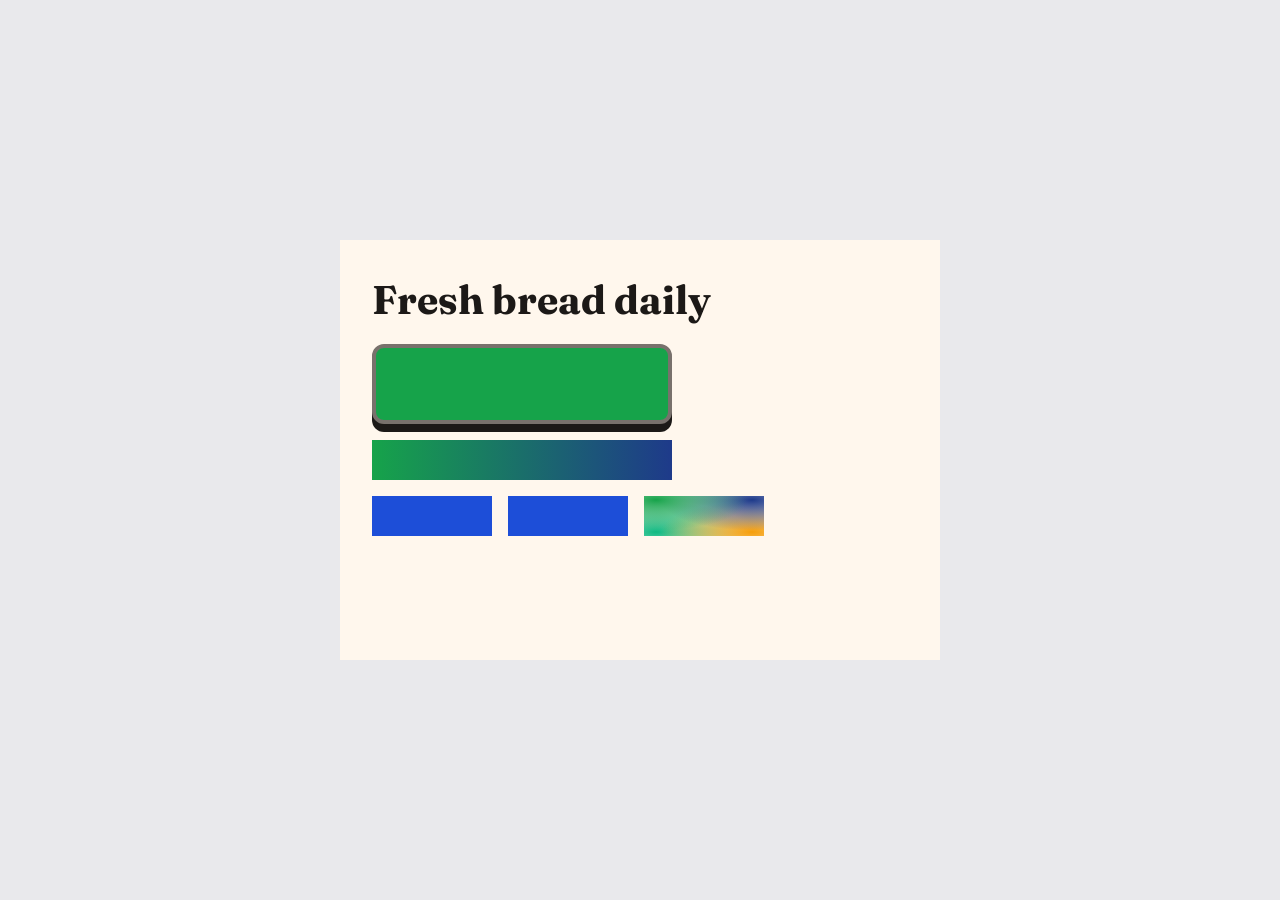
<file: handoff/dev-tests/brand/shots/standalone.html>
<!doctype html>
<html lang="en">
<head>
  <meta charset="utf-8">
  <meta name="viewport" content="width=device-width, initial-scale=1">
  <title>Brand Test</title>
  <link rel="preconnect" href="https://fonts.googleapis.com">
  <link rel="preconnect" href="https://fonts.gstatic.com" crossorigin>
  <link rel="stylesheet" href="https://fonts.googleapis.com/css2?family=Fraunces:wght@100..900&amp;display=swap">
  <style>
/* Exported from Folio — every layer is plain HTML + CSS */
*, *::before, *::after { box-sizing: border-box; }
html, body { margin: 0; padding: 0; }
body {
  min-height: 100vh;
  display: flex;
  background: #e9e9ec;
  -webkit-font-smoothing: antialiased;
}
/* the artboard: centered when it fits, scrollable when it doesn't */
body > :first-child { margin: auto; flex-shrink: 0; }
h1, h2, h3, p { margin: 0; }
img { display: block; max-width: none; }

:root {
  --color-primary: #16a34a;
  --color-secondary: #1e3a8a;
  --color-accent: #f59e0b;
  --color-background: #fff7ed;
  --color-text: #1c1917;
  --color-muted: #78716c;
  --font-heading: "Fraunces", Georgia, serif;
  --radius-md: 12px;
}

.brand-test {
  box-sizing: border-box;
  position: relative;
  width: 600px;
  height: 420px;
  display: flex;
  flex-direction: column;
  gap: 16px;
  align-items: flex-start;
  padding: 32px;
  background-color: var(--color-background);
}

.headline {
  box-sizing: border-box;
  position: relative;
  flex-shrink: 0;
  align-self: stretch;
  width: auto;
  height: auto;
  margin: 0px;
  font-family: var(--font-heading);
  font-size: 40px;
  font-weight: 700;
  line-height: 1.4;
  color: var(--color-text);
  white-space: pre-wrap;
  overflow-wrap: break-word;
}

.card {
  box-sizing: border-box;
  position: relative;
  flex-shrink: 0;
  width: 300px;
  height: 80px;
  background-color: var(--color-primary);
  border-radius: var(--radius-md);
  border: 4px solid var(--color-muted);
  box-shadow: 0px 8px 0px 0px var(--color-text);
}

.gradient {
  box-sizing: border-box;
  position: relative;
  flex-shrink: 0;
  width: 300px;
  height: 40px;
  background-image: linear-gradient(90deg, var(--color-primary) 0%, var(--color-secondary) 100%);
  background-size: 100% 100%;
  background-position: center;
  background-repeat: no-repeat;
}

.row {
  box-sizing: border-box;
  position: relative;
  flex-shrink: 0;
  width: fit-content;
  height: auto;
  display: flex;
  flex-direction: row;
  gap: 16px;
  align-items: flex-start;
}

.logo {
  box-sizing: border-box;
  position: relative;
  flex-shrink: 0;
  width: 120px;
  height: 40px;
  display: block;
  object-fit: contain;
}

.logo-fill {
  box-sizing: border-box;
  position: relative;
  flex-shrink: 0;
  width: 120px;
  height: 40px;
  background-image: url("[data-uri]");
  background-size: contain;
  background-position: center;
  background-repeat: no-repeat;
}

.mesh {
  box-sizing: border-box;
  position: relative;
  flex-shrink: 0;
  width: 120px;
  height: 40px;
  background-image: radial-gradient(at 10% 10%, var(--color-primary) 0px, transparent 60%), radial-gradient(at 90% 10%, var(--color-secondary) 0px, transparent 60%), radial-gradient(at 90% 90%, var(--color-accent) 0px, transparent 60%), radial-gradient(at 10% 90%, #10b981 0px, transparent 60%), linear-gradient(#ffffff, #ffffff);
  background-size: 100% 100%, 100% 100%, 100% 100%, 100% 100%, 100% 100%;
  background-position: center, center, center, center, center;
  background-repeat: no-repeat, no-repeat, no-repeat, no-repeat, no-repeat;
}
  </style>
</head>
<body>
  <div class="brand-test">
    <h1 class="headline">Fresh bread daily</h1>
    <div class="card"></div>
    <div class="gradient"></div>
    <div class="row">
      <img class="logo" src="[data-uri]" alt="Logo">
      <div class="logo-fill"></div>
      <div class="mesh"></div>
    </div>
  </div>
</body>
</html>
</file>
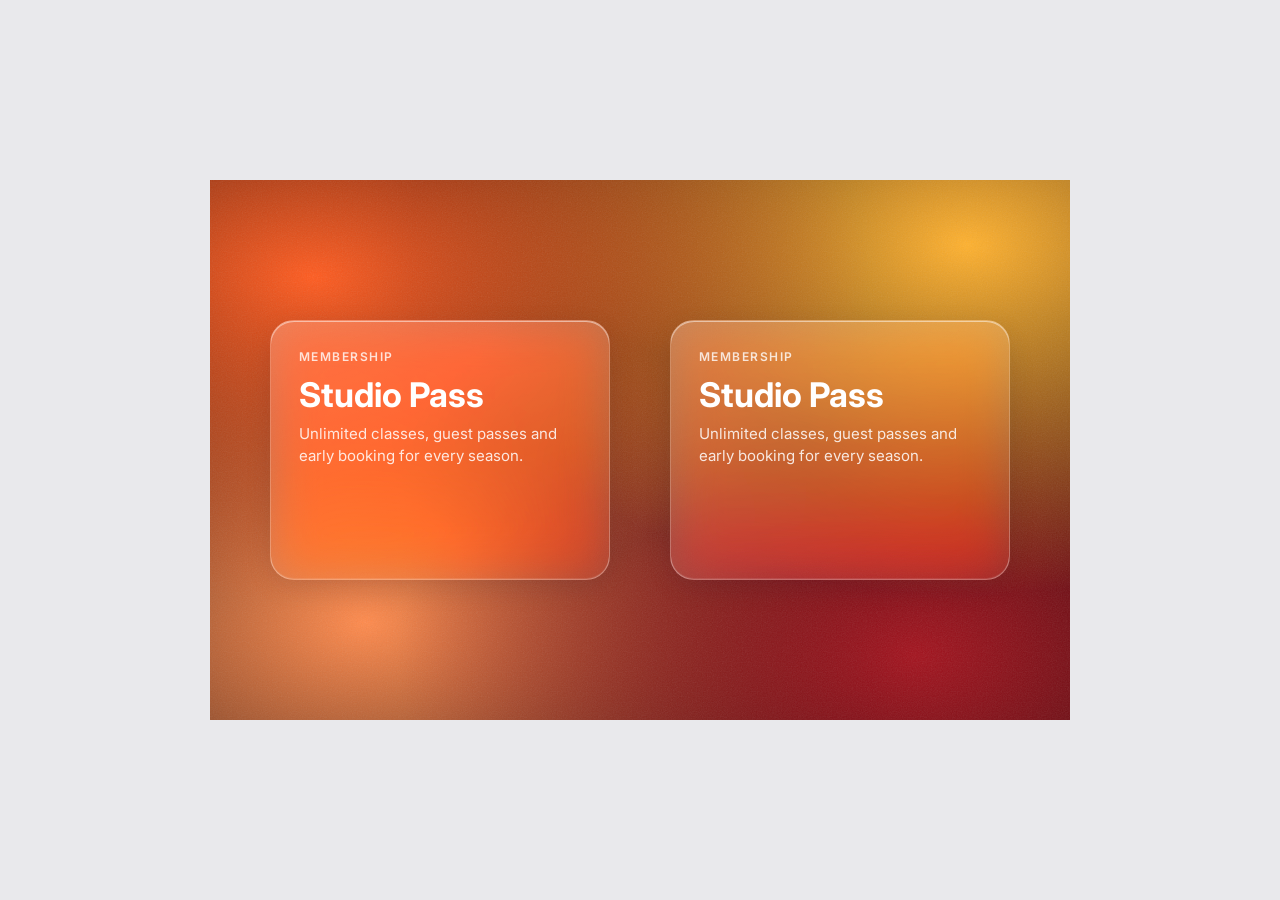
<file: handoff/dev-tests/effects-copy/shots/export.html>
<!doctype html>
<html lang="en">
<head>
  <meta charset="utf-8">
  <meta name="viewport" content="width=device-width, initial-scale=1">
  <title>Glass test</title>
  <link rel="preconnect" href="https://fonts.googleapis.com">
  <link rel="preconnect" href="https://fonts.gstatic.com" crossorigin>
  <link rel="stylesheet" href="https://fonts.googleapis.com/css2?family=Inter:wght@100..900&amp;display=swap">
  <style>
/* Exported from Folio — every layer is plain HTML + CSS */
*, *::before, *::after { box-sizing: border-box; }
html, body { margin: 0; padding: 0; }
body {
  min-height: 100vh;
  display: flex;
  background: #e9e9ec;
  -webkit-font-smoothing: antialiased;
}
/* the artboard: centered when it fits, scrollable when it doesn't */
body > :first-child { margin: auto; flex-shrink: 0; }
h1, h2, h3, p { margin: 0; }
img { display: block; max-width: none; }

.glass-test {
  box-sizing: border-box;
  position: relative;
  width: 860px;
  height: 540px;
  background-image: url("data:image/svg+xml;utf8,%3Csvg%20xmlns%3D%27http%3A%2F%2Fwww.w3.org%2F2000%2Fsvg%27%20width%3D%27200%27%20height%3D%27200%27%3E%3Cfilter%20id%3D%27n%27%3E%3CfeTurbulence%20type%3D%27fractalNoise%27%20baseFrequency%3D%270.8%27%20numOctaves%3D%273%27%20stitchTiles%3D%27stitch%27%2F%3E%3CfeColorMatrix%20type%3D%27saturate%27%20values%3D%270%27%2F%3E%3C%2Ffilter%3E%3Crect%20width%3D%27100%25%27%20height%3D%27100%25%27%20filter%3D%27url%28%23n%29%27%20opacity%3D%270.12%27%2F%3E%3C%2Fsvg%3E"), radial-gradient(at 12% 18%, #ff5b1f 0px, transparent 52%), radial-gradient(at 88% 12%, #ffb12e 0px, transparent 52%), radial-gradient(at 82% 88%, #a3121d 0px, transparent 52%), radial-gradient(at 18% 82%, #ff8a4c 0px, transparent 52%), linear-gradient(#170705, #170705), linear-gradient(#222222, #222222);
  background-size: 200px 200px, 100% 100%, 100% 100%, 100% 100%, 100% 100%, 100% 100%, 100% 100%;
  background-position: 0 0, center, center, center, center, center, center;
  background-repeat: repeat, no-repeat, no-repeat, no-repeat, no-repeat, no-repeat, no-repeat;
}

.card-a {
  box-sizing: border-box;
  position: absolute;
  left: 60px;
  top: 140px;
  width: 340px;
  height: 260px;
  display: flex;
  flex-direction: column;
  gap: 10px;
  align-items: flex-start;
  padding: 28px;
  background-image: linear-gradient(160deg, #ffffff47 0%, #ffffff14 100%);
  background-size: 100% 100%;
  background-position: center;
  background-repeat: no-repeat;
  border-radius: 24px;
  border: 1px solid #ffffff59;
  box-shadow: inset 0px 1px 0px 0px #ffffff80, inset 0px -1px 0px 0px #ffffff1a, 0px 8px 32px -8px #0f172a2e;
  backdrop-filter: blur(24px) saturate(180%);
  -webkit-backdrop-filter: blur(24px) saturate(180%);
}

.eyebrow {
  box-sizing: border-box;
  position: relative;
  flex-shrink: 0;
  width: max-content;
  height: auto;
  margin: 0px;
  font-family: "Inter", system-ui, sans-serif;
  font-size: 12px;
  font-weight: 600;
  line-height: 1.4;
  letter-spacing: 0.12em;
  color: #ffffffcc;
  white-space: pre-wrap;
  overflow-wrap: break-word;
}

.title {
  box-sizing: border-box;
  position: relative;
  flex-shrink: 0;
  align-self: stretch;
  width: auto;
  height: auto;
  margin: 0px;
  font-family: "Inter", system-ui, sans-serif;
  font-size: 34px;
  font-weight: 700;
  line-height: 1.1;
  color: #ffffff;
  white-space: pre-wrap;
  overflow-wrap: break-word;
}

.body {
  box-sizing: border-box;
  position: relative;
  flex-shrink: 0;
  align-self: stretch;
  width: auto;
  height: auto;
  margin: 0px;
  font-family: "Inter", system-ui, sans-serif;
  font-size: 15px;
  font-weight: 400;
  line-height: 1.45;
  color: #ffffffd9;
  white-space: pre-wrap;
  overflow-wrap: break-word;
}

.card-b {
  box-sizing: border-box;
  position: absolute;
  left: 460px;
  top: 140px;
  width: 340px;
  height: 260px;
  display: flex;
  flex-direction: column;
  gap: 10px;
  align-items: flex-start;
  padding: 28px;
  background-image: linear-gradient(160deg, #ffffff47 0%, #ffffff14 100%);
  background-size: 100% 100%;
  background-position: center;
  background-repeat: no-repeat;
  border-radius: 24px;
  border: 1px solid #ffffff59;
  box-shadow: inset 0px 1px 0px 0px #ffffff80, inset 0px -1px 0px 0px #ffffff1a, 0px 8px 32px -8px #0f172a2e;
  backdrop-filter: blur(24px) saturate(180%);
  -webkit-backdrop-filter: blur(24px) saturate(180%);
}

.eyebrow-2 {
  box-sizing: border-box;
  position: relative;
  flex-shrink: 0;
  width: max-content;
  height: auto;
  margin: 0px;
  font-family: "Inter", system-ui, sans-serif;
  font-size: 12px;
  font-weight: 600;
  line-height: 1.4;
  letter-spacing: 0.12em;
  color: #ffffffcc;
  white-space: pre-wrap;
  overflow-wrap: break-word;
}

.title-2 {
  box-sizing: border-box;
  position: relative;
  flex-shrink: 0;
  align-self: stretch;
  width: auto;
  height: auto;
  margin: 0px;
  font-family: "Inter", system-ui, sans-serif;
  font-size: 34px;
  font-weight: 700;
  line-height: 1.1;
  color: #ffffff;
  white-space: pre-wrap;
  overflow-wrap: break-word;
}

.body-2 {
  box-sizing: border-box;
  position: relative;
  flex-shrink: 0;
  align-self: stretch;
  width: auto;
  height: auto;
  margin: 0px;
  font-family: "Inter", system-ui, sans-serif;
  font-size: 15px;
  font-weight: 400;
  line-height: 1.45;
  color: #ffffffd9;
  white-space: pre-wrap;
  overflow-wrap: break-word;
}
  </style>
</head>
<body>
  <div class="glass-test">
    <div class="card-a">
      <p class="eyebrow">MEMBERSHIP</p>
      <h2 class="title">Studio Pass</h2>
      <p class="body">Unlimited classes, guest passes and early booking for every season.</p>
    </div>
    <div class="card-b">
      <p class="eyebrow-2">MEMBERSHIP</p>
      <h2 class="title-2">Studio Pass</h2>
      <p class="body-2">Unlimited classes, guest passes and early booking for every season.</p>
    </div>
  </div>
</body>
</html>
</file>
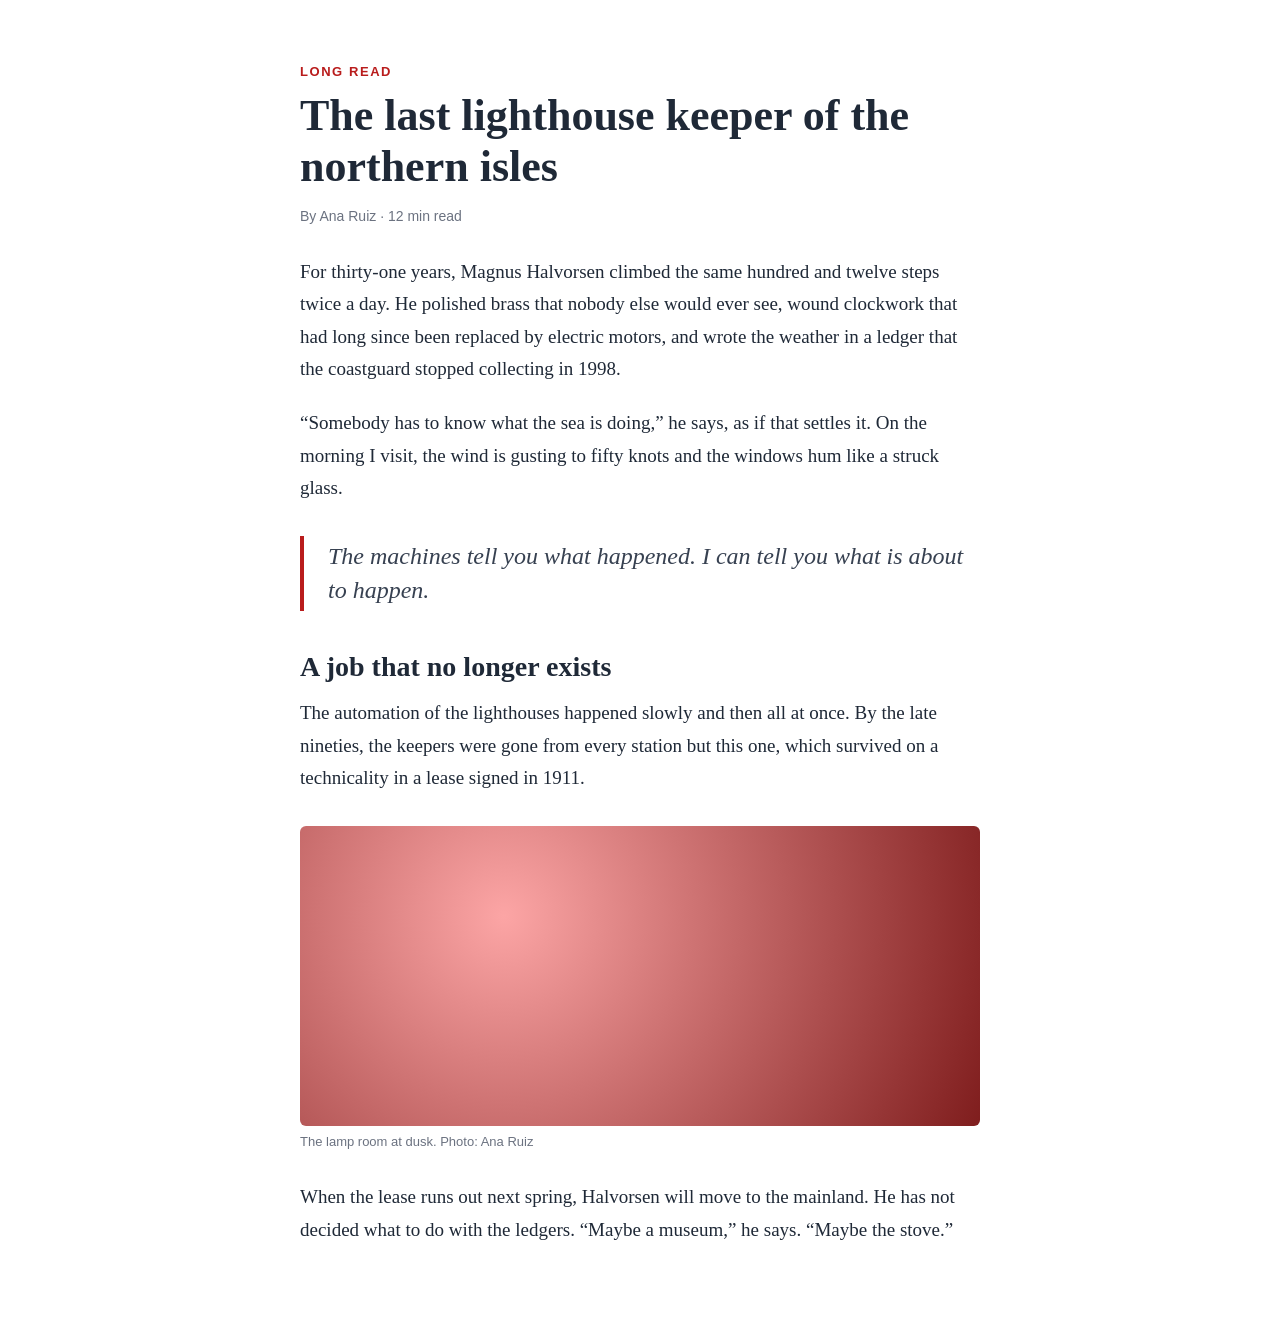
<file: handoff/dev-tests/import/pages/article.html>
<!doctype html><html><head><title>A long read</title><style>
body{margin:0;background:#fff;color:#1f2937;font-family:Georgia,'Times New Roman',serif}
article{max-width:680px;margin:0 auto;padding:64px 24px}
.kicker{font:700 13px Arial,sans-serif;letter-spacing:.12em;text-transform:uppercase;color:#b91c1c;margin:0 0 12px}
h1{font-size:44px;line-height:1.15;margin:0 0 16px}
.byline{font:14px Arial,sans-serif;color:#6b7280;margin:0 0 32px}
p{font-size:19px;line-height:1.7;margin:0 0 22px}
blockquote{margin:32px 0;padding:4px 0 4px 24px;border-left:4px solid #b91c1c;font-size:24px;font-style:italic;line-height:1.4;color:#374151}
h2{font-size:28px;margin:40px 0 14px}
figure{margin:32px 0}figure div{height:300px;border-radius:6px;background:radial-gradient(circle at 30% 30%,#fca5a5,#7f1d1d)}figcaption{font:13px Arial,sans-serif;color:#6b7280;margin-top:8px}
</style></head><body><article>
<p class="kicker">Long read</p><h1>The last lighthouse keeper of the northern isles</h1><p class="byline">By Ana Ruiz · 12 min read</p>
<p>For thirty-one years, Magnus Halvorsen climbed the same hundred and twelve steps twice a day. He polished brass that nobody else would ever see, wound clockwork that had long since been replaced by electric motors, and wrote the weather in a ledger that the coastguard stopped collecting in 1998.</p>
<p>“Somebody has to know what the sea is doing,” he says, as if that settles it. On the morning I visit, the wind is gusting to fifty knots and the windows hum like a struck glass.</p>
<blockquote>The machines tell you what happened. I can tell you what is about to happen.</blockquote>
<h2>A job that no longer exists</h2>
<p>The automation of the lighthouses happened slowly and then all at once. By the late nineties, the keepers were gone from every station but this one, which survived on a technicality in a lease signed in 1911.</p>
<figure><div></div><figcaption>The lamp room at dusk. Photo: Ana Ruiz</figcaption></figure>
<p>When the lease runs out next spring, Halvorsen will move to the mainland. He has not decided what to do with the ledgers. “Maybe a museum,” he says. “Maybe the stove.”</p>
</article></body></html>
</file>
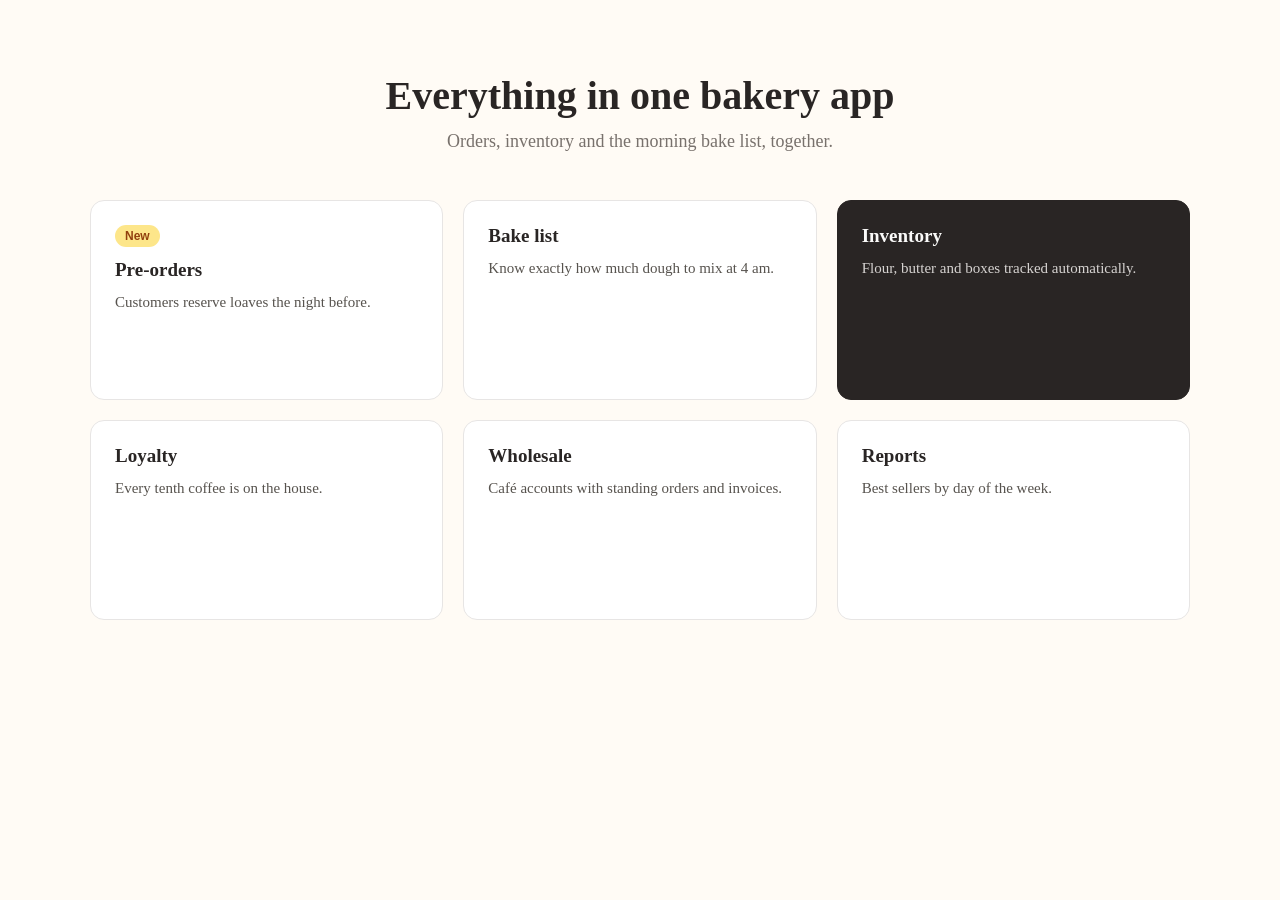
<file: handoff/dev-tests/import/pages/grid.html>
<!doctype html><html><head><title>Features grid</title><style>
body{margin:0;font-family:Georgia,serif;background:#fffbf5;color:#292524}
.wrap{max-width:1100px;margin:0 auto;padding:72px 24px}
h2{font-size:40px;margin:0 0 12px;text-align:center}
.sub{text-align:center;color:#78716c;margin:0 0 48px;font-size:18px}
.grid{display:grid;grid-template-columns:repeat(3,1fr);gap:20px}
.tile{background:#fff;border:1px solid #e7e5e4;border-radius:14px;padding:24px;min-height:150px}
.tile h4{margin:0 0 10px;font-size:19px}.tile p{margin:0;color:#57534e;font-size:15px;line-height:1.5}
.tile.dark{background:#292524;color:#fafaf9;border-color:#292524}.tile.dark p{color:#d6d3d1}
.badge{display:inline-block;background:#fde68a;color:#92400e;font:600 12px Arial,sans-serif;padding:4px 10px;border-radius:999px;margin-bottom:12px}
</style></head><body><div class="wrap"><h2>Everything in one bakery app</h2><p class="sub">Orders, inventory and the morning bake list, together.</p>
<div class="grid">
<div class="tile"><span class="badge">New</span><h4>Pre-orders</h4><p>Customers reserve loaves the night before.</p></div>
<div class="tile"><h4>Bake list</h4><p>Know exactly how much dough to mix at 4 am.</p></div>
<div class="tile dark"><h4>Inventory</h4><p>Flour, butter and boxes tracked automatically.</p></div>
<div class="tile"><h4>Loyalty</h4><p>Every tenth coffee is on the house.</p></div>
<div class="tile"><h4>Wholesale</h4><p>Café accounts with standing orders and invoices.</p></div>
<div class="tile"><h4>Reports</h4><p>Best sellers by day of the week.</p></div>
</div></div></body></html>
</file>
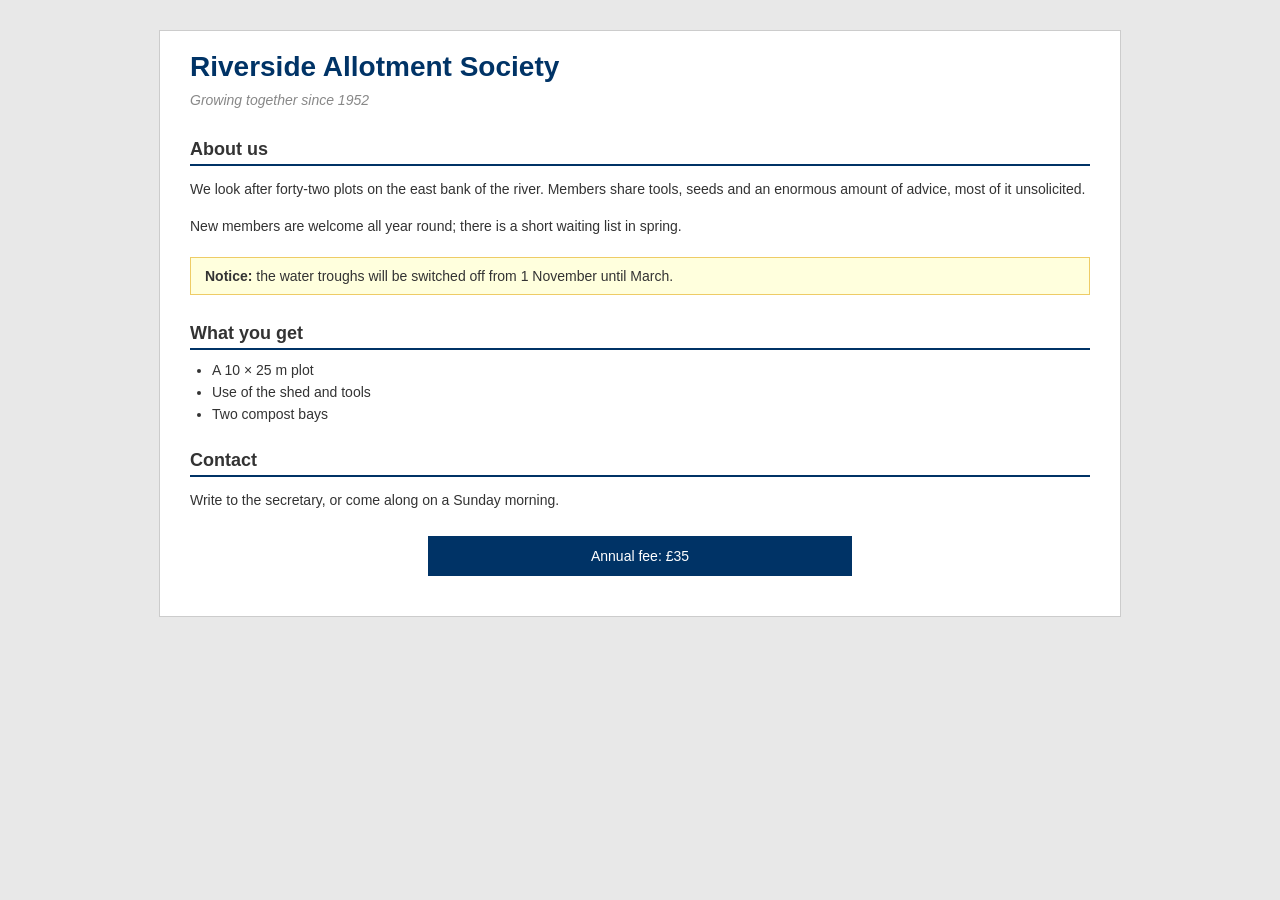
<file: handoff/dev-tests/import/pages/margins.html>
<!doctype html><html><head><title>Old school</title><style>
body{font-family:Verdana,sans-serif;font-size:14px;color:#333;background:#e8e8e8}
#page{width:900px;margin:30px auto;background:#fff;padding:20px 30px 40px;border:1px solid #ccc}
h1{color:#036;font-size:28px;margin:0 0 6px}
.tag{color:#888;margin:0 0 24px;font-style:italic}
h2{font-size:18px;border-bottom:2px solid #036;padding-bottom:4px;margin:28px 0 12px}
p{line-height:1.6;margin:0 0 14px}
.note{background:#ffd;border:1px solid #ec6;padding:10px 14px;margin:20px 0}
ul{margin:0 0 14px;padding-left:22px} li{margin-bottom:6px}
.centered{width:400px;margin:24px auto 0;text-align:center;background:#036;color:#fff;padding:12px}
</style></head><body><div id="page">
<h1>Riverside Allotment Society</h1><p class="tag">Growing together since 1952</p>
<h2>About us</h2><p>We look after forty-two plots on the east bank of the river. Members share tools, seeds and an enormous amount of advice, most of it unsolicited.</p><p>New members are welcome all year round; there is a short waiting list in spring.</p>
<div class="note"><b>Notice:</b> the water troughs will be switched off from 1 November until March.</div>
<h2>What you get</h2><ul><li>A 10 × 25 m plot</li><li>Use of the shed and tools</li><li>Two compost bays</li></ul>
<h2>Contact</h2><p>Write to the secretary, or come along on a Sunday morning.</p>
<div class="centered">Annual fee: £35</div>
</div></body></html>
</file>
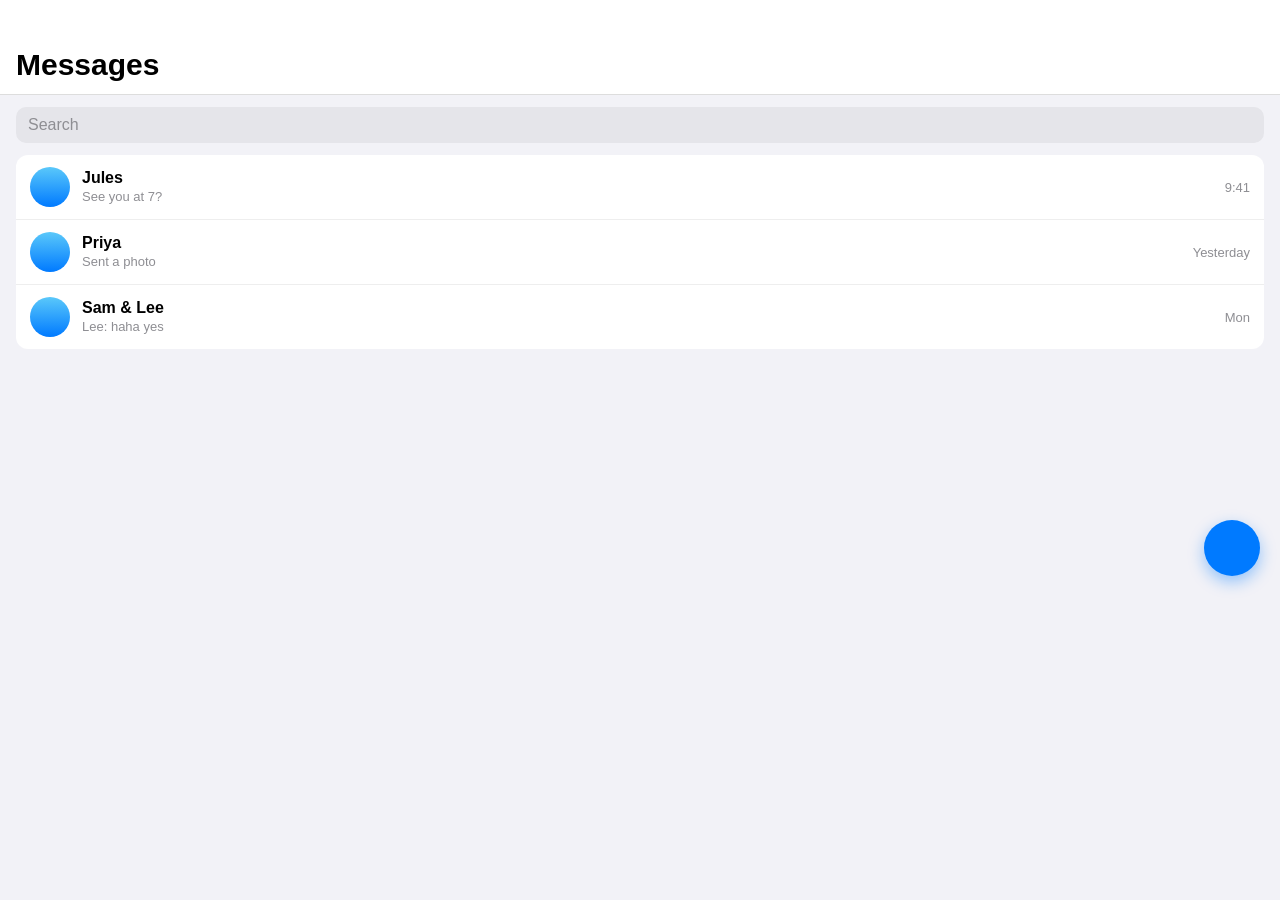
<file: handoff/dev-tests/import/pages/mobile-app.html>
<!doctype html><html><head><title>Mobile list</title><style>
body{margin:0;font-family:Helvetica,Arial,sans-serif;background:#f2f2f7}
.top{background:#fff;padding:48px 16px 12px;font-weight:700;font-size:30px;border-bottom:1px solid #ddd}
.search{margin:12px 16px;background:#e5e5ea;border-radius:10px;padding:9px 12px;color:#8e8e93;font-size:16px}
.list{margin:0 16px;background:#fff;border-radius:12px;overflow:hidden}
.item{display:flex;align-items:center;gap:12px;padding:12px 14px;border-bottom:1px solid #eee}
.item:last-child{border-bottom:0}
.av{width:40px;height:40px;border-radius:50%;background:linear-gradient(180deg,#5ac8fa,#007aff);flex:none}
.txt{flex:1}.txt b{display:block;font-size:16px}.txt small{color:#8e8e93;font-size:13px}
.time{color:#8e8e93;font-size:13px}
.fab{position:absolute;right:20px;bottom:24px;width:56px;height:56px;border-radius:28px;background:#007aff;box-shadow:0 6px 16px rgba(0,122,255,.4)}
.screen{position:relative;min-height:600px}
</style></head><body><div class="screen"><div class="top">Messages</div><div class="search">Search</div>
<div class="list"><div class="item"><div class="av"></div><div class="txt"><b>Jules</b><small>See you at 7?</small></div><span class="time">9:41</span></div>
<div class="item"><div class="av"></div><div class="txt"><b>Priya</b><small>Sent a photo</small></div><span class="time">Yesterday</span></div>
<div class="item"><div class="av"></div><div class="txt"><b>Sam &amp; Lee</b><small>Lee: haha yes</small></div><span class="time">Mon</span></div></div>
<div class="fab"></div></div></body></html>
</file>
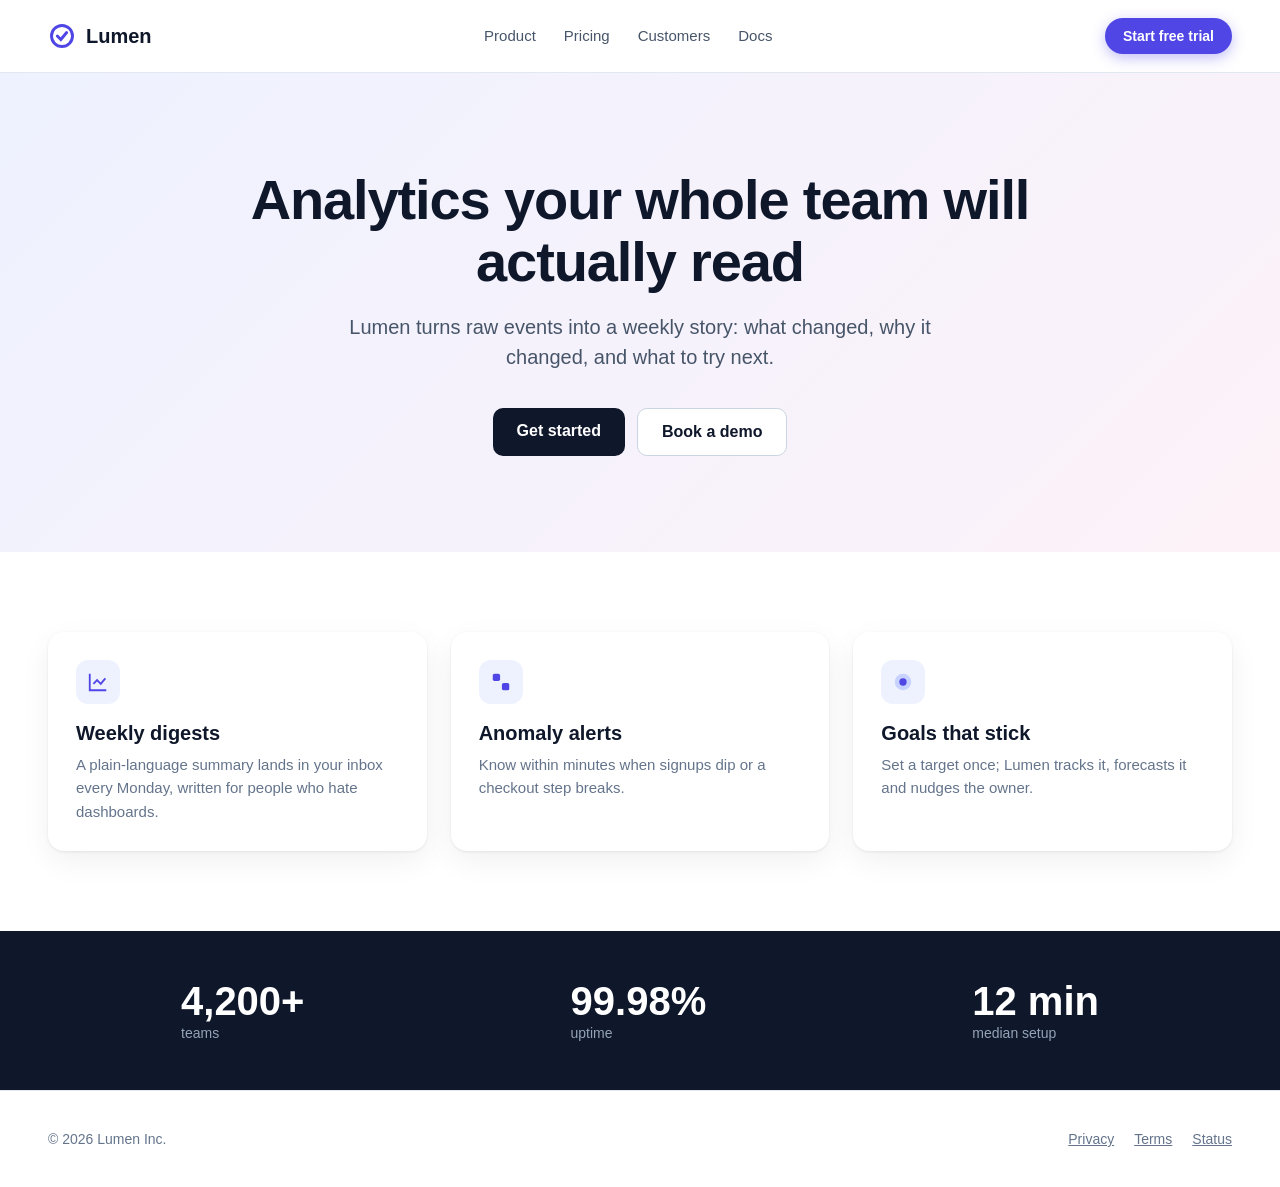
<file: handoff/dev-tests/import/pages/saas.html>
<!doctype html><html><head><meta charset="utf-8"><title>Lumen — analytics</title>
<style>
*{box-sizing:border-box} body{margin:0;font-family:Arial,Helvetica,sans-serif;color:#0f172a;background:#fff}
header{display:flex;align-items:center;justify-content:space-between;padding:18px 48px;border-bottom:1px solid #e2e8f0}
.logo{display:flex;align-items:center;gap:10px;font-weight:700;font-size:20px}
.logo svg{width:28px;height:28px}
nav ul{display:flex;gap:28px;list-style:none;margin:0;padding:0} nav a{color:#475569;text-decoration:none;font-size:15px}
.cta{background:#4f46e5;color:#fff;padding:10px 18px;border-radius:999px;text-decoration:none;font-weight:600;font-size:14px;box-shadow:0 4px 14px rgba(79,70,229,.35)}
.hero{background:linear-gradient(135deg,#eef2ff 0%,#fdf2f8 100%);padding:96px 48px;text-align:center}
.hero h1{font-size:56px;line-height:1.1;margin:0 auto 20px;max-width:820px;letter-spacing:-0.02em}
.hero p{font-size:20px;color:#475569;max-width:640px;margin:0 auto 36px;line-height:1.5}
.actions{display:flex;justify-content:center;gap:12px}
.btn{padding:14px 24px;border-radius:10px;font-weight:600;text-decoration:none;font-size:16px}
.btn.primary{background:#0f172a;color:#fff}.btn.ghost{background:#fff;color:#0f172a;border:1px solid #cbd5e1}
.features{display:flex;gap:24px;padding:80px 48px;max-width:1280px;margin:0 auto}
.feature{flex:1;padding:28px;border-radius:16px;background:#fff;box-shadow:0 1px 3px rgba(0,0,0,.08),0 10px 30px rgba(15,23,42,.06)}
.feature .ico{width:44px;height:44px;border-radius:12px;background:#eef2ff;display:flex;align-items:center;justify-content:center;margin-bottom:18px}
.feature h3{margin:0 0 8px;font-size:20px}.feature p{margin:0;color:#64748b;line-height:1.55;font-size:15px}
.stats{display:flex;justify-content:space-around;padding:48px;background:#0f172a;color:#fff}
.stat b{display:block;font-size:40px}.stat span{color:#94a3b8;font-size:14px}
footer{padding:40px 48px;display:flex;justify-content:space-between;color:#64748b;font-size:14px;border-top:1px solid #e2e8f0}
footer a{color:#64748b;margin-left:20px}
</style></head><body>
<header><div class="logo"><svg viewBox="0 0 24 24" fill="none" stroke="#4f46e5" stroke-width="2.5" stroke-linecap="round"><circle cx="12" cy="12" r="9"/><path d="M8 12l3 3 5-6"/></svg>Lumen</div>
<nav><ul><li><a href="#">Product</a></li><li><a href="#">Pricing</a></li><li><a href="#">Customers</a></li><li><a href="#">Docs</a></li></ul></nav>
<a class="cta" href="#">Start free trial</a></header>
<section class="hero"><h1>Analytics your whole team will actually read</h1><p>Lumen turns raw events into a weekly story: what changed, why it changed, and what to try next.</p>
<div class="actions"><a class="btn primary" href="#">Get started</a><a class="btn ghost" href="#">Book a demo</a></div></section>
<section class="features">
<div class="feature"><div class="ico"><svg width="22" height="22" viewBox="0 0 24 24" fill="none" stroke="currentColor" style="color:#4f46e5" stroke-width="2"><path d="M3 3v18h18"/><path d="M7 14l4-4 4 4 5-6"/></svg></div><h3>Weekly digests</h3><p>A plain-language summary lands in your inbox every Monday, written for people who hate dashboards.</p></div>
<div class="feature"><div class="ico"><svg width="22" height="22" viewBox="0 0 24 24" fill="#4f46e5"><rect x="3" y="3" width="8" height="8" rx="2"/><rect x="13" y="13" width="8" height="8" rx="2"/></svg></div><h3>Anomaly alerts</h3><p>Know within minutes when signups dip or a checkout step breaks.</p></div>
<div class="feature"><div class="ico"><svg width="22" height="22" viewBox="0 0 24 24"><circle cx="12" cy="12" r="9" fill="#c7d2fe"/><circle cx="12" cy="12" r="4" fill="#4f46e5"/></svg></div><h3>Goals that stick</h3><p>Set a target once; Lumen tracks it, forecasts it and nudges the owner.</p></div>
</section>
<section class="stats"><div class="stat"><b>4,200+</b><span>teams</span></div><div class="stat"><b>99.98%</b><span>uptime</span></div><div class="stat"><b>12 min</b><span>median setup</span></div></section>
<footer><span>© 2026 Lumen Inc.</span><div><a href="#">Privacy</a><a href="#">Terms</a><a href="#">Status</a></div></footer>
</body></html>
</file>
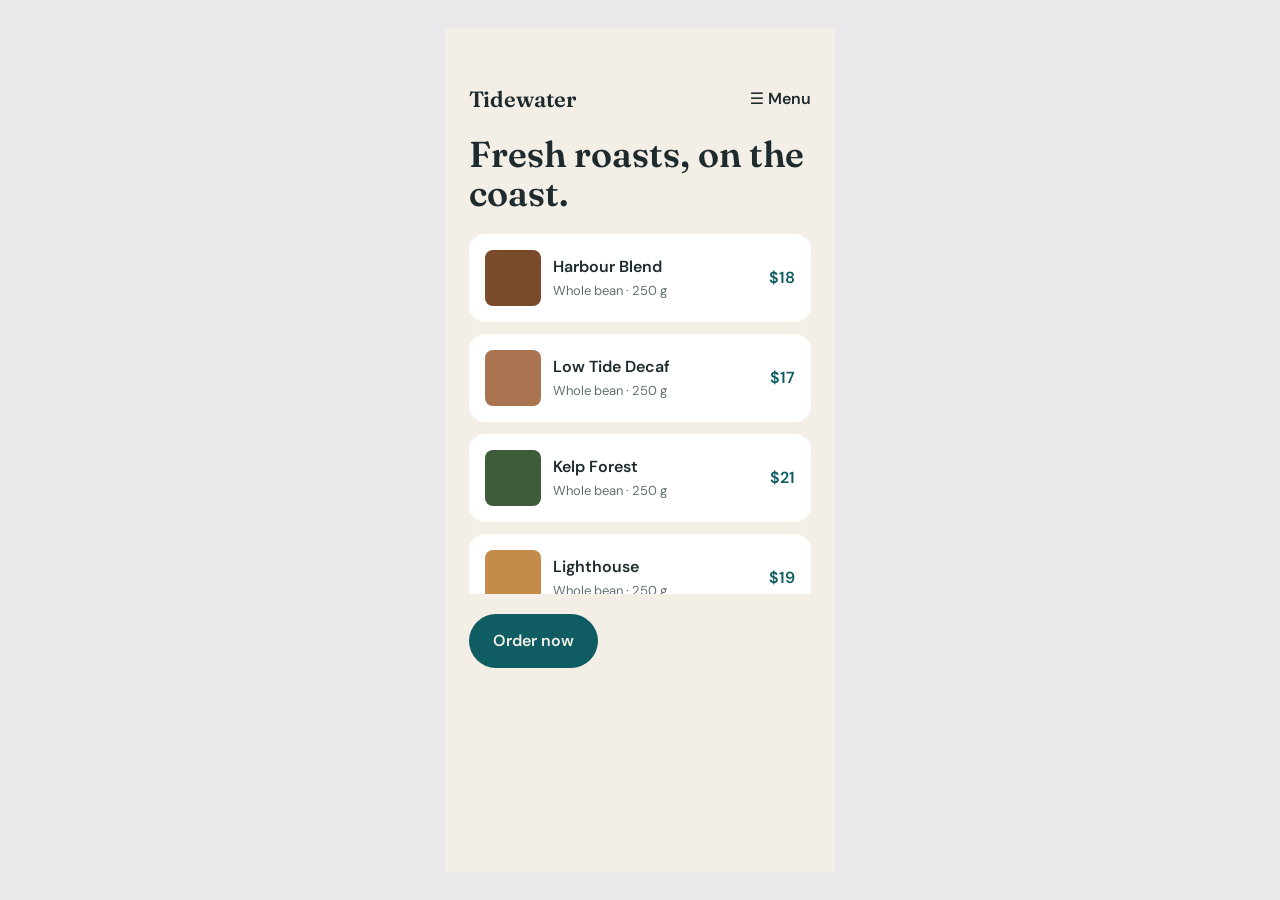
<file: handoff/dev-tests/prototype/mock/Tidewater.prototype.html>
<!doctype html>
<html lang="en">
<head>
  <meta charset="utf-8">
  <meta name="viewport" content="width=device-width, initial-scale=1">
  <title>Page 1</title>
  <link rel="preconnect" href="https://fonts.googleapis.com">
  <link rel="preconnect" href="https://fonts.gstatic.com" crossorigin>
  <link rel="stylesheet" href="https://fonts.googleapis.com/css2?family=DM+Sans:wght@100..1000&amp;family=Fraunces:wght@100..900&amp;display=swap">
  <style>
/* Prototype exported from Folio */
*, *::before, *::after { box-sizing: border-box; }
html, body { margin: 0; padding: 0; height: 100%; }
body { background: #e9e9ec; -webkit-font-smoothing: antialiased; overflow: hidden; }
h1, h2, h3, p { margin: 0; }
img { display: block; max-width: none; }
#fp-stage { position: fixed; inset: 0; overflow: auto; display: grid; }
#fp-stage > .fp-wrap { grid-area: 1 / 1; margin: auto; }
.fp-wrap { position: relative; flex-shrink: 0; outline: none; }
.fp-screen { position: absolute; left: 0; top: 0; transform-origin: 0 0; }
.fp-layer { position: fixed; inset: 0; display: flex; overflow: auto; }
[data-fp-click] { cursor: pointer; }
[data-fp-click]:focus-visible { outline: 2px solid #2563eb; outline-offset: 2px; }
.fp-hint [data-fp-click] { outline: 2px solid rgba(37, 99, 235, 0.6); outline-offset: 1px; background-color: rgba(37, 99, 235, 0.12); }
.fp-empty { margin: auto; font: 14px/1.5 system-ui, sans-serif; color: #555; text-align: center; padding: 24px; }
  </style>
</head>
<body>
<main id="fp-stage"></main>
<script type="application/json" id="folio-bundle">{"name":"Page 1","start":"n_h0i5ptx","screens":{"n_gv1gmhk":{"name":"Components","width":700,"height":200,"html":"\u003cdiv class=\"components\" data-fid=\"n_gv1gmhk\">\n  \u003cdiv class=\"button\" data-fid=\"n_39q0bhz\">\n    \u003cdiv class=\"state-default\" data-fid=\"n_2vx17lb\">\n      \u003cp class=\"label\" data-fid=\"n_3avbnxn\">Order now\u003c/p>\n    \u003c/div>\n    \u003cdiv class=\"state-hover\" data-fid=\"n_0mjttkq\">\n      \u003cp class=\"label-2\" data-fid=\"n_h6n28zm\">Order now\u003c/p>\n    \u003c/div>\n  \u003c/div>\n\u003c/div>","css":":root {\n  --color-primary: #0f5c63;\n  --color-on-primary: #f4efe6;\n  --color-accent: #e9a23b;\n  --font-body: \"DM Sans\", system-ui, sans-serif;\n}\n[data-screen=\"n_gv1gmhk\"] .components {\n  box-sizing: border-box;\n  position: relative;\n  width: 700px;\n  height: auto;\n  display: flex;\n  flex-direction: row;\n  gap: 16px;\n  align-items: stretch;\n  padding: 24px;\n  background-color: #ffffff;\n}\n[data-screen=\"n_gv1gmhk\"] .button {\n  box-sizing: border-box;\n  position: relative;\n  flex-shrink: 0;\n  width: fit-content;\n  height: auto;\n  display: flex;\n  flex-direction: row;\n  flex-wrap: wrap;\n  gap: 24px;\n  align-items: flex-start;\n  padding: 24px;\n  border-radius: 8px;\n  border: 1px dashed #8b5cf6;\n}\n[data-screen=\"n_gv1gmhk\"] .state-default {\n  box-sizing: border-box;\n  position: relative;\n  flex-shrink: 0;\n  width: fit-content;\n  height: auto;\n  display: flex;\n  flex-direction: row;\n  justify-content: center;\n  align-items: center;\n  padding: 16px 24px;\n  background-color: var(--color-primary);\n  border-radius: 9999px;\n}\n[data-screen=\"n_gv1gmhk\"] .label {\n  box-sizing: border-box;\n  position: relative;\n  flex-shrink: 0;\n  width: max-content;\n  height: auto;\n  margin: 0px;\n  font-family: var(--font-body);\n  font-size: 16px;\n  font-weight: 600;\n  line-height: 1.4;\n  color: var(--color-on-primary);\n  white-space: pre-wrap;\n  overflow-wrap: break-word;\n}\n[data-screen=\"n_gv1gmhk\"] .state-hover {\n  box-sizing: border-box;\n  position: relative;\n  flex-shrink: 0;\n  width: fit-content;\n  height: auto;\n  display: flex;\n  flex-direction: row;\n  justify-content: center;\n  align-items: center;\n  padding: 16px 24px;\n  background-color: var(--color-accent);\n  border-radius: 9999px;\n  box-shadow: 0px 8px 24px -6px #e9a23b99;\n}\n[data-screen=\"n_gv1gmhk\"] .label-2 {\n  box-sizing: border-box;\n  position: relative;\n  flex-shrink: 0;\n  width: max-content;\n  height: auto;\n  margin: 0px;\n  font-family: var(--font-body);\n  font-size: 16px;\n  font-weight: 600;\n  line-height: 1.4;\n  color: var(--color-on-primary);\n  white-space: pre-wrap;\n  overflow-wrap: break-word;\n}"},"n_h0i5ptx":{"name":"Home","width":390,"height":844,"html":"\u003cdiv class=\"home\" data-fid=\"n_h0i5ptx\">\n  \u003cdiv class=\"top-bar\" data-fid=\"n_gzso1gu\">\n    \u003cp class=\"brand\" data-fid=\"n_y5pk8y5\">Tidewater\u003c/p>\n    \u003cp class=\"menu\" data-fid=\"n_n3phx5e\">☰ Menu\u003c/p>\n  \u003c/div>\n  \u003ch2 class=\"headline\" data-fid=\"n_ffy48zr\">Fresh roasts, on the coast.\u003c/h2>\n  \u003cdiv class=\"beans-list\" data-fid=\"n_ophn9yn\">\n    \u003cdiv class=\"card-harbour-blend\" data-fid=\"n_7yh98tc\">\n      \u003cdiv class=\"swatch\" data-fid=\"n_oh2z3c2\">\u003c/div>\n      \u003cdiv class=\"info\" data-fid=\"n_mugkaxx\">\n        \u003cp class=\"name\" data-fid=\"n_rwz1a43\">Harbour Blend\u003c/p>\n        \u003cp class=\"notes\" data-fid=\"n_6qx3wxu\">Whole bean · 250 g\u003c/p>\n      \u003c/div>\n      \u003cp class=\"price\" data-fid=\"n_mdrrlqs\">$18\u003c/p>\n    \u003c/div>\n    \u003cdiv class=\"card-low-tide-decaf\" data-fid=\"n_j2pv7c8\">\n      \u003cdiv class=\"swatch-2\" data-fid=\"n_x4uxj6e\">\u003c/div>\n      \u003cdiv class=\"info-2\" data-fid=\"n_h63yfp5\">\n        \u003cp class=\"name-2\" data-fid=\"n_1jfc4ne\">Low Tide Decaf\u003c/p>\n        \u003cp class=\"notes-2\" data-fid=\"n_w1z3yp1\">Whole bean · 250 g\u003c/p>\n      \u003c/div>\n      \u003cp class=\"price-2\" data-fid=\"n_eyc0jn5\">$17\u003c/p>\n    \u003c/div>\n    \u003cdiv class=\"card-kelp-forest\" data-fid=\"n_tj97zwb\">\n      \u003cdiv class=\"swatch-3\" data-fid=\"n_agm7dyq\">\u003c/div>\n      \u003cdiv class=\"info-3\" data-fid=\"n_g4p3r2x\">\n        \u003cp class=\"name-3\" data-fid=\"n_suiybm1\">Kelp Forest\u003c/p>\n        \u003cp class=\"notes-3\" data-fid=\"n_xycw3jw\">Whole bean · 250 g\u003c/p>\n      \u003c/div>\n      \u003cp class=\"price-3\" data-fid=\"n_r6qugnw\">$21\u003c/p>\n    \u003c/div>\n    \u003cdiv class=\"card-lighthouse\" data-fid=\"n_l98eo6p\">\n      \u003cdiv class=\"swatch-4\" data-fid=\"n_mnl3rbn\">\u003c/div>\n      \u003cdiv class=\"info-4\" data-fid=\"n_rimsicg\">\n        \u003cp class=\"name-4\" data-fid=\"n_7cgizgd\">Lighthouse\u003c/p>\n        \u003cp class=\"notes-4\" data-fid=\"n_qb6791s\">Whole bean · 250 g\u003c/p>\n      \u003c/div>\n      \u003cp class=\"price-4\" data-fid=\"n_02lllen\">$19\u003c/p>\n    \u003c/div>\n    \u003cdiv class=\"card-fog-bank\" data-fid=\"n_jsb3abq\">\n      \u003cdiv class=\"swatch-5\" data-fid=\"n_gessjll\">\u003c/div>\n      \u003cdiv class=\"info-5\" data-fid=\"n_gjmqxi0\">\n        \u003cp class=\"name-5\" data-fid=\"n_5cvgs14\">Fog Bank\u003c/p>\n        \u003cp class=\"notes-5\" data-fid=\"n_2sw6oqw\">Whole bean · 250 g\u003c/p>\n      \u003c/div>\n      \u003cp class=\"price-5\" data-fid=\"n_6kzyvj0\">$16\u003c/p>\n    \u003c/div>\n    \u003cdiv class=\"card-driftwood\" data-fid=\"n_2yc9174\">\n      \u003cdiv class=\"swatch-6\" data-fid=\"n_mplo4r8\">\u003c/div>\n      \u003cdiv class=\"info-6\" data-fid=\"n_knr6uxt\">\n        \u003cp class=\"name-6\" data-fid=\"n_t6trs50\">Driftwood\u003c/p>\n        \u003cp class=\"notes-6\" data-fid=\"n_rri7vbc\">Whole bean · 250 g\u003c/p>\n      \u003c/div>\n      \u003cp class=\"price-6\" data-fid=\"n_ml7jic4\">$20\u003c/p>\n    \u003c/div>\n  \u003c/div>\n  \u003cdiv class=\"button\" data-fid=\"n_zkx2gwf\">\n    \u003cp class=\"label\" data-fid=\"n_6wzzn68\">Order now\u003c/p>\n  \u003c/div>\n\u003c/div>","css":":root {\n  --color-primary: #0f5c63;\n  --color-on-primary: #f4efe6;\n  --color-background: #f4efe6;\n  --color-surface: #ffffff;\n  --color-text: #1d2a2e;\n  --color-muted: #5f6f73;\n  --font-heading: \"Fraunces\", Georgia, serif;\n  --font-body: \"DM Sans\", system-ui, sans-serif;\n  --radius-sm: 8px;\n  --radius-md: 16px;\n}\n[data-screen=\"n_h0i5ptx\"] .home {\n  box-sizing: border-box;\n  position: relative;\n  width: 390px;\n  height: 844px;\n  display: flex;\n  flex-direction: column;\n  gap: 20px;\n  align-items: stretch;\n  padding: 56px 24px 32px 24px;\n  background-color: var(--color-background);\n}\n[data-screen=\"n_h0i5ptx\"] .top-bar {\n  box-sizing: border-box;\n  position: relative;\n  flex-shrink: 0;\n  align-self: stretch;\n  width: auto;\n  height: auto;\n  display: flex;\n  flex-direction: row;\n  gap: 12px;\n  justify-content: space-between;\n  align-items: center;\n}\n[data-screen=\"n_h0i5ptx\"] .brand {\n  box-sizing: border-box;\n  position: relative;\n  flex-shrink: 0;\n  width: max-content;\n  height: auto;\n  margin: 0px;\n  font-family: var(--font-heading);\n  font-size: 22px;\n  font-weight: 600;\n  line-height: 1.4;\n  color: var(--color-text);\n  white-space: pre-wrap;\n  overflow-wrap: break-word;\n}\n[data-screen=\"n_h0i5ptx\"] .menu {\n  box-sizing: border-box;\n  position: relative;\n  flex-shrink: 0;\n  width: max-content;\n  height: auto;\n  margin: 0px;\n  font-family: var(--font-body);\n  font-size: 16px;\n  font-weight: 600;\n  line-height: 1.4;\n  color: var(--color-text);\n  white-space: pre-wrap;\n  overflow-wrap: break-word;\n}\n[data-screen=\"n_h0i5ptx\"] .headline {\n  box-sizing: border-box;\n  position: relative;\n  flex-shrink: 0;\n  align-self: stretch;\n  width: auto;\n  height: auto;\n  margin: 0px;\n  font-family: var(--font-heading);\n  font-size: 36px;\n  font-weight: 600;\n  line-height: 1.1;\n  color: var(--color-text);\n  white-space: pre-wrap;\n  overflow-wrap: break-word;\n}\n[data-screen=\"n_h0i5ptx\"] .beans-list {\n  box-sizing: border-box;\n  position: relative;\n  flex-shrink: 0;\n  align-self: stretch;\n  width: auto;\n  height: 360px;\n  display: flex;\n  flex-direction: column;\n  gap: 12px;\n  align-items: flex-start;\n  overflow-x: hidden;\n  overflow-y: auto;\n}\n[data-screen=\"n_h0i5ptx\"] .card-harbour-blend {\n  box-sizing: border-box;\n  position: relative;\n  flex-shrink: 0;\n  align-self: stretch;\n  width: auto;\n  height: auto;\n  display: flex;\n  flex-direction: row;\n  gap: 12px;\n  justify-content: space-between;\n  align-items: center;\n  padding: 16px;\n  background-color: var(--color-surface);\n  border-radius: var(--radius-md);\n}\n[data-screen=\"n_h0i5ptx\"] .swatch {\n  box-sizing: border-box;\n  position: relative;\n  flex-shrink: 0;\n  width: 56px;\n  height: 56px;\n  background-color: #7a4b2a;\n  border-radius: var(--radius-sm);\n}\n[data-screen=\"n_h0i5ptx\"] .info {\n  box-sizing: border-box;\n  position: relative;\n  flex-shrink: 0;\n  flex: 1 1 0px;\n  min-width: 0px;\n  width: auto;\n  height: auto;\n  display: flex;\n  flex-direction: column;\n  gap: 4px;\n  align-items: flex-start;\n  background-color: #ffffff;\n}\n[data-screen=\"n_h0i5ptx\"] .name {\n  box-sizing: border-box;\n  position: relative;\n  flex-shrink: 0;\n  width: max-content;\n  height: auto;\n  margin: 0px;\n  font-family: var(--font-body);\n  font-size: 16px;\n  font-weight: 600;\n  line-height: 1.4;\n  color: var(--color-text);\n  white-space: pre-wrap;\n  overflow-wrap: break-word;\n}\n[data-screen=\"n_h0i5ptx\"] .notes {\n  box-sizing: border-box;\n  position: relative;\n  flex-shrink: 0;\n  width: max-content;\n  height: auto;\n  margin: 0px;\n  font-family: var(--font-body);\n  font-size: 13px;\n  font-weight: 400;\n  line-height: 1.4;\n  color: var(--color-muted);\n  white-space: pre-wrap;\n  overflow-wrap: break-word;\n}\n[data-screen=\"n_h0i5ptx\"] .price {\n  box-sizing: border-box;\n  position: relative;\n  flex-shrink: 0;\n  width: max-content;\n  height: auto;\n  margin: 0px;\n  font-family: var(--font-body);\n  font-size: 16px;\n  font-weight: 600;\n  line-height: 1.4;\n  color: var(--color-primary);\n  white-space: pre-wrap;\n  overflow-wrap: break-word;\n}\n[data-screen=\"n_h0i5ptx\"] .card-low-tide-decaf {\n  box-sizing: border-box;\n  position: relative;\n  flex-shrink: 0;\n  align-self: stretch;\n  width: auto;\n  height: auto;\n  display: flex;\n  flex-direction: row;\n  gap: 12px;\n  justify-content: space-between;\n  align-items: center;\n  padding: 16px;\n  background-color: var(--color-surface);\n  border-radius: var(--radius-md);\n}\n[data-screen=\"n_h0i5ptx\"] .swatch-2 {\n  box-sizing: border-box;\n  position: relative;\n  flex-shrink: 0;\n  width: 56px;\n  height: 56px;\n  background-color: #a9744f;\n  border-radius: var(--radius-sm);\n}\n[data-screen=\"n_h0i5ptx\"] .info-2 {\n  box-sizing: border-box;\n  position: relative;\n  flex-shrink: 0;\n  flex: 1 1 0px;\n  min-width: 0px;\n  width: auto;\n  height: auto;\n  display: flex;\n  flex-direction: column;\n  gap: 4px;\n  align-items: flex-start;\n  background-color: #ffffff;\n}\n[data-screen=\"n_h0i5ptx\"] .name-2 {\n  box-sizing: border-box;\n  position: relative;\n  flex-shrink: 0;\n  width: max-content;\n  height: auto;\n  margin: 0px;\n  font-family: var(--font-body);\n  font-size: 16px;\n  font-weight: 600;\n  line-height: 1.4;\n  color: var(--color-text);\n  white-space: pre-wrap;\n  overflow-wrap: break-word;\n}\n[data-screen=\"n_h0i5ptx\"] .notes-2 {\n  box-sizing: border-box;\n  position: relative;\n  flex-shrink: 0;\n  width: max-content;\n  height: auto;\n  margin: 0px;\n  font-family: var(--font-body);\n  font-size: 13px;\n  font-weight: 400;\n  line-height: 1.4;\n  color: var(--color-muted);\n  white-space: pre-wrap;\n  overflow-wrap: break-word;\n}\n[data-screen=\"n_h0i5ptx\"] .price-2 {\n  box-sizing: border-box;\n  position: relative;\n  flex-shrink: 0;\n  width: max-content;\n  height: auto;\n  margin: 0px;\n  font-family: var(--font-body);\n  font-size: 16px;\n  font-weight: 600;\n  line-height: 1.4;\n  color: var(--color-primary);\n  white-space: pre-wrap;\n  overflow-wrap: break-word;\n}\n[data-screen=\"n_h0i5ptx\"] .card-kelp-forest {\n  box-sizing: border-box;\n  position: relative;\n  flex-shrink: 0;\n  align-self: stretch;\n  width: auto;\n  height: auto;\n  display: flex;\n  flex-direction: row;\n  gap: 12px;\n  justify-content: space-between;\n  align-items: center;\n  padding: 16px;\n  background-color: var(--color-surface);\n  border-radius: var(--radius-md);\n}\n[data-screen=\"n_h0i5ptx\"] .swatch-3 {\n  box-sizing: border-box;\n  position: relative;\n  flex-shrink: 0;\n  width: 56px;\n  height: 56px;\n  background-color: #3e5c3a;\n  border-radius: var(--radius-sm);\n}\n[data-screen=\"n_h0i5ptx\"] .info-3 {\n  box-sizing: border-box;\n  position: relative;\n  flex-shrink: 0;\n  flex: 1 1 0px;\n  min-width: 0px;\n  width: auto;\n  height: auto;\n  display: flex;\n  flex-direction: column;\n  gap: 4px;\n  align-items: flex-start;\n  background-color: #ffffff;\n}\n[data-screen=\"n_h0i5ptx\"] .name-3 {\n  box-sizing: border-box;\n  position: relative;\n  flex-shrink: 0;\n  width: max-content;\n  height: auto;\n  margin: 0px;\n  font-family: var(--font-body);\n  font-size: 16px;\n  font-weight: 600;\n  line-height: 1.4;\n  color: var(--color-text);\n  white-space: pre-wrap;\n  overflow-wrap: break-word;\n}\n[data-screen=\"n_h0i5ptx\"] .notes-3 {\n  box-sizing: border-box;\n  position: relative;\n  flex-shrink: 0;\n  width: max-content;\n  height: auto;\n  margin: 0px;\n  font-family: var(--font-body);\n  font-size: 13px;\n  font-weight: 400;\n  line-height: 1.4;\n  color: var(--color-muted);\n  white-space: pre-wrap;\n  overflow-wrap: break-word;\n}\n[data-screen=\"n_h0i5ptx\"] .price-3 {\n  box-sizing: border-box;\n  position: relative;\n  flex-shrink: 0;\n  width: max-content;\n  height: auto;\n  margin: 0px;\n  font-family: var(--font-body);\n  font-size: 16px;\n  font-weight: 600;\n  line-height: 1.4;\n  color: var(--color-primary);\n  white-space: pre-wrap;\n  overflow-wrap: break-word;\n}\n[data-screen=\"n_h0i5ptx\"] .card-lighthouse {\n  box-sizing: border-box;\n  position: relative;\n  flex-shrink: 0;\n  align-self: stretch;\n  width: auto;\n  height: auto;\n  display: flex;\n  flex-direction: row;\n  gap: 12px;\n  justify-content: space-between;\n  align-items: center;\n  padding: 16px;\n  background-color: var(--color-surface);\n  border-radius: var(--radius-md);\n}\n[data-screen=\"n_h0i5ptx\"] .swatch-4 {\n  box-sizing: border-box;\n  position: relative;\n  flex-shrink: 0;\n  width: 56px;\n  height: 56px;\n  background-color: #c58b4a;\n  border-radius: var(--radius-sm);\n}\n[data-screen=\"n_h0i5ptx\"] .info-4 {\n  box-sizing: border-box;\n  position: relative;\n  flex-shrink: 0;\n  flex: 1 1 0px;\n  min-width: 0px;\n  width: auto;\n  height: auto;\n  display: flex;\n  flex-direction: column;\n  gap: 4px;\n  align-items: flex-start;\n  background-color: #ffffff;\n}\n[data-screen=\"n_h0i5ptx\"] .name-4 {\n  box-sizing: border-box;\n  position: relative;\n  flex-shrink: 0;\n  width: max-content;\n  height: auto;\n  margin: 0px;\n  font-family: var(--font-body);\n  font-size: 16px;\n  font-weight: 600;\n  line-height: 1.4;\n  color: var(--color-text);\n  white-space: pre-wrap;\n  overflow-wrap: break-word;\n}\n[data-screen=\"n_h0i5ptx\"] .notes-4 {\n  box-sizing: border-box;\n  position: relative;\n  flex-shrink: 0;\n  width: max-content;\n  height: auto;\n  margin: 0px;\n  font-family: var(--font-body);\n  font-size: 13px;\n  font-weight: 400;\n  line-height: 1.4;\n  color: var(--color-muted);\n  white-space: pre-wrap;\n  overflow-wrap: break-word;\n}\n[data-screen=\"n_h0i5ptx\"] .price-4 {\n  box-sizing: border-box;\n  position: relative;\n  flex-shrink: 0;\n  width: max-content;\n  height: auto;\n  margin: 0px;\n  font-family: var(--font-body);\n  font-size: 16px;\n  font-weight: 600;\n  line-height: 1.4;\n  color: var(--color-primary);\n  white-space: pre-wrap;\n  overflow-wrap: break-word;\n}\n[data-screen=\"n_h0i5ptx\"] .card-fog-bank {\n  box-sizing: border-box;\n  position: relative;\n  flex-shrink: 0;\n  align-self: stretch;\n  width: auto;\n  height: auto;\n  display: flex;\n  flex-direction: row;\n  gap: 12px;\n  justify-content: space-between;\n  align-items: center;\n  padding: 16px;\n  background-color: var(--color-surface);\n  border-radius: var(--radius-md);\n}\n[data-screen=\"n_h0i5ptx\"] .swatch-5 {\n  box-sizing: border-box;\n  position: relative;\n  flex-shrink: 0;\n  width: 56px;\n  height: 56px;\n  background-color: #6b6f73;\n  border-radius: var(--radius-sm);\n}\n[data-screen=\"n_h0i5ptx\"] .info-5 {\n  box-sizing: border-box;\n  position: relative;\n  flex-shrink: 0;\n  flex: 1 1 0px;\n  min-width: 0px;\n  width: auto;\n  height: auto;\n  display: flex;\n  flex-direction: column;\n  gap: 4px;\n  align-items: flex-start;\n  background-color: #ffffff;\n}\n[data-screen=\"n_h0i5ptx\"] .name-5 {\n  box-sizing: border-box;\n  position: relative;\n  flex-shrink: 0;\n  width: max-content;\n  height: auto;\n  margin: 0px;\n  font-family: var(--font-body);\n  font-size: 16px;\n  font-weight: 600;\n  line-height: 1.4;\n  color: var(--color-text);\n  white-space: pre-wrap;\n  overflow-wrap: break-word;\n}\n[data-screen=\"n_h0i5ptx\"] .notes-5 {\n  box-sizing: border-box;\n  position: relative;\n  flex-shrink: 0;\n  width: max-content;\n  height: auto;\n  margin: 0px;\n  font-family: var(--font-body);\n  font-size: 13px;\n  font-weight: 400;\n  line-height: 1.4;\n  color: var(--color-muted);\n  white-space: pre-wrap;\n  overflow-wrap: break-word;\n}\n[data-screen=\"n_h0i5ptx\"] .price-5 {\n  box-sizing: border-box;\n  position: relative;\n  flex-shrink: 0;\n  width: max-content;\n  height: auto;\n  margin: 0px;\n  font-family: var(--font-body);\n  font-size: 16px;\n  font-weight: 600;\n  line-height: 1.4;\n  color: var(--color-primary);\n  white-space: pre-wrap;\n  overflow-wrap: break-word;\n}\n[data-screen=\"n_h0i5ptx\"] .card-driftwood {\n  box-sizing: border-box;\n  position: relative;\n  flex-shrink: 0;\n  align-self: stretch;\n  width: auto;\n  height: auto;\n  display: flex;\n  flex-direction: row;\n  gap: 12px;\n  justify-content: space-between;\n  align-items: center;\n  padding: 16px;\n  background-color: var(--color-surface);\n  border-radius: var(--radius-md);\n}\n[data-screen=\"n_h0i5ptx\"] .swatch-6 {\n  box-sizing: border-box;\n  position: relative;\n  flex-shrink: 0;\n  width: 56px;\n  height: 56px;\n  background-color: #8c5a3c;\n  border-radius: var(--radius-sm);\n}\n[data-screen=\"n_h0i5ptx\"] .info-6 {\n  box-sizing: border-box;\n  position: relative;\n  flex-shrink: 0;\n  flex: 1 1 0px;\n  min-width: 0px;\n  width: auto;\n  height: auto;\n  display: flex;\n  flex-direction: column;\n  gap: 4px;\n  align-items: flex-start;\n  background-color: #ffffff;\n}\n[data-screen=\"n_h0i5ptx\"] .name-6 {\n  box-sizing: border-box;\n  position: relative;\n  flex-shrink: 0;\n  width: max-content;\n  height: auto;\n  margin: 0px;\n  font-family: var(--font-body);\n  font-size: 16px;\n  font-weight: 600;\n  line-height: 1.4;\n  color: var(--color-text);\n  white-space: pre-wrap;\n  overflow-wrap: break-word;\n}\n[data-screen=\"n_h0i5ptx\"] .notes-6 {\n  box-sizing: border-box;\n  position: relative;\n  flex-shrink: 0;\n  width: max-content;\n  height: auto;\n  margin: 0px;\n  font-family: var(--font-body);\n  font-size: 13px;\n  font-weight: 400;\n  line-height: 1.4;\n  color: var(--color-muted);\n  white-space: pre-wrap;\n  overflow-wrap: break-word;\n}\n[data-screen=\"n_h0i5ptx\"] .price-6 {\n  box-sizing: border-box;\n  position: relative;\n  flex-shrink: 0;\n  width: max-content;\n  height: auto;\n  margin: 0px;\n  font-family: var(--font-body);\n  font-size: 16px;\n  font-weight: 600;\n  line-height: 1.4;\n  color: var(--color-primary);\n  white-space: pre-wrap;\n  overflow-wrap: break-word;\n}\n[data-screen=\"n_h0i5ptx\"] .button {\n  box-sizing: border-box;\n  position: relative;\n  flex-shrink: 0;\n  width: fit-content;\n  height: auto;\n  display: flex;\n  flex-direction: row;\n  justify-content: center;\n  align-items: center;\n  padding: 16px 24px;\n  background-color: var(--color-primary);\n  border-radius: 9999px;\n}\n[data-screen=\"n_h0i5ptx\"] .label {\n  box-sizing: border-box;\n  position: relative;\n  flex-shrink: 0;\n  width: max-content;\n  height: auto;\n  margin: 0px;\n  font-family: var(--font-body);\n  font-size: 16px;\n  font-weight: 600;\n  line-height: 1.4;\n  color: var(--color-on-primary);\n  white-space: pre-wrap;\n  overflow-wrap: break-word;\n}"},"n_ajibzu2":{"name":"Product","width":390,"height":844,"html":"\u003cdiv class=\"product\" data-fid=\"n_ajibzu2\">\n  \u003cp class=\"back\" data-fid=\"n_hwsjubf\">← Back\u003c/p>\n  \u003cdiv class=\"photo\" data-fid=\"n_xdeml80\">\u003c/div>\n  \u003ch2 class=\"title\" data-fid=\"n_tuvtghp\">Harbour Blend\u003c/h2>\n  \u003cp class=\"body\" data-fid=\"n_4utrapq\">Chocolate, toasted hazelnut and a little sea-salt caramel. Roasted every Tuesday.\u003c/p>\n  \u003cdiv class=\"button\" data-fid=\"n_s2bwwy2\">\n    \u003cp class=\"label\" data-fid=\"n_pg4ciqa\">Add to bag — $18\u003c/p>\n  \u003c/div>\n\u003c/div>","css":":root {\n  --color-primary: #0f5c63;\n  --color-on-primary: #f4efe6;\n  --color-background: #f4efe6;\n  --color-text: #1d2a2e;\n  --color-muted: #5f6f73;\n  --font-heading: \"Fraunces\", Georgia, serif;\n  --font-body: \"DM Sans\", system-ui, sans-serif;\n  --radius-lg: 28px;\n}\n[data-screen=\"n_ajibzu2\"] .product {\n  box-sizing: border-box;\n  position: relative;\n  width: 390px;\n  height: 844px;\n  display: flex;\n  flex-direction: column;\n  gap: 20px;\n  align-items: stretch;\n  padding: 56px 24px 32px 24px;\n  background-color: var(--color-background);\n}\n[data-screen=\"n_ajibzu2\"] .back {\n  box-sizing: border-box;\n  position: relative;\n  flex-shrink: 0;\n  width: max-content;\n  height: auto;\n  margin: 0px;\n  font-family: var(--font-body);\n  font-size: 16px;\n  font-weight: 600;\n  line-height: 1.4;\n  color: var(--color-primary);\n  white-space: pre-wrap;\n  overflow-wrap: break-word;\n}\n[data-screen=\"n_ajibzu2\"] .photo {\n  box-sizing: border-box;\n  position: relative;\n  flex-shrink: 0;\n  align-self: stretch;\n  width: auto;\n  height: 300px;\n  background-image: radial-gradient(at 12% 18%, #ff9b5e 0px, transparent 62%), radial-gradient(at 88% 12%, #e0557b 0px, transparent 62%), radial-gradient(at 82% 88%, #ffd08a 0px, transparent 62%), radial-gradient(at 18% 82%, #3f5a86 0px, transparent 62%), linear-gradient(#2a2033, #2a2033);\n  background-size: 100% 100%, 100% 100%, 100% 100%, 100% 100%, 100% 100%;\n  background-position: center, center, center, center, center;\n  background-repeat: no-repeat, no-repeat, no-repeat, no-repeat, no-repeat;\n  border-radius: var(--radius-lg);\n}\n[data-screen=\"n_ajibzu2\"] .title {\n  box-sizing: border-box;\n  position: relative;\n  flex-shrink: 0;\n  width: max-content;\n  height: auto;\n  margin: 0px;\n  font-family: var(--font-heading);\n  font-size: 32px;\n  font-weight: 600;\n  line-height: 1.4;\n  color: var(--color-text);\n  white-space: pre-wrap;\n  overflow-wrap: break-word;\n}\n[data-screen=\"n_ajibzu2\"] .body {\n  box-sizing: border-box;\n  position: relative;\n  flex-shrink: 0;\n  align-self: stretch;\n  width: auto;\n  height: auto;\n  margin: 0px;\n  font-family: var(--font-body);\n  font-size: 16px;\n  font-weight: 400;\n  line-height: 1.5;\n  color: var(--color-muted);\n  white-space: pre-wrap;\n  overflow-wrap: break-word;\n}\n[data-screen=\"n_ajibzu2\"] .button {\n  box-sizing: border-box;\n  position: relative;\n  flex-shrink: 0;\n  width: fit-content;\n  height: auto;\n  display: flex;\n  flex-direction: row;\n  justify-content: center;\n  align-items: center;\n  padding: 16px 24px;\n  background-color: var(--color-primary);\n  border-radius: 9999px;\n}\n[data-screen=\"n_ajibzu2\"] .label {\n  box-sizing: border-box;\n  position: relative;\n  flex-shrink: 0;\n  width: max-content;\n  height: auto;\n  margin: 0px;\n  font-family: var(--font-body);\n  font-size: 16px;\n  font-weight: 600;\n  line-height: 1.4;\n  color: var(--color-on-primary);\n  white-space: pre-wrap;\n  overflow-wrap: break-word;\n}"},"n_yw8xmy6":{"name":"Cart","width":390,"height":844,"html":"\u003cdiv class=\"cart\" data-fid=\"n_yw8xmy6\">\n  \u003cp class=\"back\" data-fid=\"n_3bpgmcj\">← Back\u003c/p>\n  \u003ch2 class=\"title\" data-fid=\"n_ubmsccl\">Your bag\u003c/h2>\n  \u003cdiv class=\"card-harbour-blend\" data-fid=\"n_h2mda69\">\n    \u003cdiv class=\"swatch\" data-fid=\"n_8vnw7hv\">\u003c/div>\n    \u003cdiv class=\"info\" data-fid=\"n_woae4as\">\n      \u003cp class=\"name\" data-fid=\"n_xbovt9s\">Harbour Blend\u003c/p>\n      \u003cp class=\"notes\" data-fid=\"n_jq8x8nc\">Whole bean · 250 g\u003c/p>\n    \u003c/div>\n    \u003cp class=\"price\" data-fid=\"n_p6ih0mi\">$18\u003c/p>\n  \u003c/div>\n  \u003cp class=\"checkout\" data-fid=\"n_wlg62me\">Checkout on our website ↗\u003c/p>\n\u003c/div>","css":":root {\n  --color-primary: #0f5c63;\n  --color-background: #f4efe6;\n  --color-surface: #ffffff;\n  --color-text: #1d2a2e;\n  --color-muted: #5f6f73;\n  --font-heading: \"Fraunces\", Georgia, serif;\n  --font-body: \"DM Sans\", system-ui, sans-serif;\n  --radius-sm: 8px;\n  --radius-md: 16px;\n}\n[data-screen=\"n_yw8xmy6\"] .cart {\n  box-sizing: border-box;\n  position: relative;\n  width: 390px;\n  height: 844px;\n  display: flex;\n  flex-direction: column;\n  gap: 20px;\n  align-items: stretch;\n  padding: 56px 24px 32px 24px;\n  background-color: var(--color-background);\n}\n[data-screen=\"n_yw8xmy6\"] .back {\n  box-sizing: border-box;\n  position: relative;\n  flex-shrink: 0;\n  width: max-content;\n  height: auto;\n  margin: 0px;\n  font-family: var(--font-body);\n  font-size: 16px;\n  font-weight: 600;\n  line-height: 1.4;\n  color: var(--color-primary);\n  white-space: pre-wrap;\n  overflow-wrap: break-word;\n}\n[data-screen=\"n_yw8xmy6\"] .title {\n  box-sizing: border-box;\n  position: relative;\n  flex-shrink: 0;\n  width: max-content;\n  height: auto;\n  margin: 0px;\n  font-family: var(--font-heading);\n  font-size: 32px;\n  font-weight: 600;\n  line-height: 1.4;\n  color: var(--color-text);\n  white-space: pre-wrap;\n  overflow-wrap: break-word;\n}\n[data-screen=\"n_yw8xmy6\"] .card-harbour-blend {\n  box-sizing: border-box;\n  position: relative;\n  flex-shrink: 0;\n  align-self: stretch;\n  width: auto;\n  height: auto;\n  display: flex;\n  flex-direction: row;\n  gap: 12px;\n  justify-content: space-between;\n  align-items: center;\n  padding: 16px;\n  background-color: var(--color-surface);\n  border-radius: var(--radius-md);\n}\n[data-screen=\"n_yw8xmy6\"] .swatch {\n  box-sizing: border-box;\n  position: relative;\n  flex-shrink: 0;\n  width: 56px;\n  height: 56px;\n  background-color: #7a4b2a;\n  border-radius: var(--radius-sm);\n}\n[data-screen=\"n_yw8xmy6\"] .info {\n  box-sizing: border-box;\n  position: relative;\n  flex-shrink: 0;\n  flex: 1 1 0px;\n  min-width: 0px;\n  width: auto;\n  height: auto;\n  display: flex;\n  flex-direction: column;\n  gap: 4px;\n  align-items: flex-start;\n  background-color: #ffffff;\n}\n[data-screen=\"n_yw8xmy6\"] .name {\n  box-sizing: border-box;\n  position: relative;\n  flex-shrink: 0;\n  width: max-content;\n  height: auto;\n  margin: 0px;\n  font-family: var(--font-body);\n  font-size: 16px;\n  font-weight: 600;\n  line-height: 1.4;\n  color: var(--color-text);\n  white-space: pre-wrap;\n  overflow-wrap: break-word;\n}\n[data-screen=\"n_yw8xmy6\"] .notes {\n  box-sizing: border-box;\n  position: relative;\n  flex-shrink: 0;\n  width: max-content;\n  height: auto;\n  margin: 0px;\n  font-family: var(--font-body);\n  font-size: 13px;\n  font-weight: 400;\n  line-height: 1.4;\n  color: var(--color-muted);\n  white-space: pre-wrap;\n  overflow-wrap: break-word;\n}\n[data-screen=\"n_yw8xmy6\"] .price {\n  box-sizing: border-box;\n  position: relative;\n  flex-shrink: 0;\n  width: max-content;\n  height: auto;\n  margin: 0px;\n  font-family: var(--font-body);\n  font-size: 16px;\n  font-weight: 600;\n  line-height: 1.4;\n  color: var(--color-primary);\n  white-space: pre-wrap;\n  overflow-wrap: break-word;\n}\n[data-screen=\"n_yw8xmy6\"] .checkout {\n  box-sizing: border-box;\n  position: relative;\n  flex-shrink: 0;\n  width: max-content;\n  height: auto;\n  margin: 0px;\n  font-family: var(--font-body);\n  font-size: 16px;\n  font-weight: 600;\n  line-height: 1.4;\n  color: var(--color-primary);\n  white-space: pre-wrap;\n  overflow-wrap: break-word;\n}"},"n_xpgv3yh":{"name":"Menu sheet","width":390,"height":200,"html":"\u003cdiv class=\"menu-sheet\" data-fid=\"n_xpgv3yh\">\n  \u003cdiv class=\"head\" data-fid=\"n_zgaj88p\">\n    \u003cp class=\"title\" data-fid=\"n_bmcij3d\">Menu\u003c/p>\n    \u003cp class=\"close\" data-fid=\"n_i15ff5j\">✕\u003c/p>\n  \u003c/div>\n  \u003cp class=\"item\" data-fid=\"n_2nnpbhb\">Shop beans\u003c/p>\n  \u003cp class=\"item-2\" data-fid=\"n_rlb21p2\">Subscriptions\u003c/p>\n  \u003cp class=\"item-3\" data-fid=\"n_9iqdose\">Visit the roastery\u003c/p>\n\u003c/div>","css":":root {\n  --color-surface: #ffffff;\n  --color-text: #1d2a2e;\n  --font-heading: \"Fraunces\", Georgia, serif;\n  --font-body: \"DM Sans\", system-ui, sans-serif;\n}\n[data-screen=\"n_xpgv3yh\"] .menu-sheet {\n  box-sizing: border-box;\n  position: relative;\n  width: 390px;\n  height: auto;\n  display: flex;\n  flex-direction: column;\n  gap: 18px;\n  align-items: stretch;\n  padding: 28px 24px 40px 24px;\n  background-color: var(--color-surface);\n  border-radius: 28px 28px 0px 0px;\n}\n[data-screen=\"n_xpgv3yh\"] .head {\n  box-sizing: border-box;\n  position: relative;\n  flex-shrink: 0;\n  align-self: stretch;\n  width: auto;\n  height: auto;\n  display: flex;\n  flex-direction: row;\n  gap: 12px;\n  justify-content: space-between;\n  align-items: center;\n}\n[data-screen=\"n_xpgv3yh\"] .title {\n  box-sizing: border-box;\n  position: relative;\n  flex-shrink: 0;\n  width: max-content;\n  height: auto;\n  margin: 0px;\n  font-family: var(--font-heading);\n  font-size: 24px;\n  font-weight: 600;\n  line-height: 1.4;\n  color: var(--color-text);\n  white-space: pre-wrap;\n  overflow-wrap: break-word;\n}\n[data-screen=\"n_xpgv3yh\"] .close {\n  box-sizing: border-box;\n  position: relative;\n  flex-shrink: 0;\n  width: max-content;\n  height: auto;\n  margin: 0px;\n  font-family: var(--font-body);\n  font-size: 20px;\n  font-weight: 400;\n  line-height: 1.4;\n  color: var(--color-text);\n  white-space: pre-wrap;\n  overflow-wrap: break-word;\n}\n[data-screen=\"n_xpgv3yh\"] .item {\n  box-sizing: border-box;\n  position: relative;\n  flex-shrink: 0;\n  width: max-content;\n  height: auto;\n  margin: 0px;\n  font-family: var(--font-body);\n  font-size: 18px;\n  font-weight: 400;\n  line-height: 1.4;\n  color: var(--color-text);\n  white-space: pre-wrap;\n  overflow-wrap: break-word;\n}\n[data-screen=\"n_xpgv3yh\"] .item-2 {\n  box-sizing: border-box;\n  position: relative;\n  flex-shrink: 0;\n  width: max-content;\n  height: auto;\n  margin: 0px;\n  font-family: var(--font-body);\n  font-size: 18px;\n  font-weight: 400;\n  line-height: 1.4;\n  color: var(--color-text);\n  white-space: pre-wrap;\n  overflow-wrap: break-word;\n}\n[data-screen=\"n_xpgv3yh\"] .item-3 {\n  box-sizing: border-box;\n  position: relative;\n  flex-shrink: 0;\n  width: max-content;\n  height: auto;\n  margin: 0px;\n  font-family: var(--font-body);\n  font-size: 18px;\n  font-weight: 400;\n  line-height: 1.4;\n  color: var(--color-text);\n  white-space: pre-wrap;\n  overflow-wrap: break-word;\n}"}},"interactions":{"n_n3phx5e":[{"trigger":"click","action":"overlay","target":"n_xpgv3yh","transition":{"type":"dissolve","duration":200},"overlay":{"position":"bottom","closeOnOutside":true,"backdrop":"#0f172a66"}}],"n_7yh98tc":[{"trigger":"click","action":"navigate","target":"n_ajibzu2","transition":{"type":"slide","duration":320,"direction":"left"}}],"n_zkx2gwf":[{"trigger":"click","action":"navigate","target":"n_ajibzu2","transition":{"type":"slide","duration":320,"direction":"left"}}],"n_hwsjubf":[{"trigger":"click","action":"back"}],"n_s2bwwy2":[{"trigger":"click","action":"navigate","target":"n_yw8xmy6","transition":{"type":"slide","duration":320,"direction":"left"}}],"n_3bpgmcj":[{"trigger":"click","action":"back"}],"n_wlg62me":[{"trigger":"click","action":"url","url":"https://example.com/checkout"}],"n_i15ff5j":[{"trigger":"click","action":"close"}]},"hovers":{"n_zkx2gwf":{"html":"\u003cdiv data-fid=\"n_zkx2gwf\" style=\"box-sizing: border-box; position: relative; flex-shrink: 0; width: fit-content; height: auto; display: flex; flex-direction: row; justify-content: center; align-items: center; padding: 16px 24px; background-color: #e9a23b; border-radius: 9999px; box-shadow: 0px 8px 24px -6px #e9a23b99;\">\n  \u003cp data-fid=\"n_6wzzn68\" style=\"box-sizing: border-box; position: relative; flex-shrink: 0; width: max-content; height: auto; margin: 0px; font-family: &quot;DM Sans&quot;, system-ui, sans-serif; font-size: 16px; font-weight: 600; line-height: 1.4; color: #f4efe6; white-space: pre-wrap; overflow-wrap: break-word;\">Order now\u003c/p>\n\u003c/div>"},"n_s2bwwy2":{"html":"\u003cdiv data-fid=\"n_s2bwwy2\" style=\"box-sizing: border-box; position: relative; flex-shrink: 0; width: fit-content; height: auto; display: flex; flex-direction: row; justify-content: center; align-items: center; padding: 16px 24px; background-color: #e9a23b; border-radius: 9999px; box-shadow: 0px 8px 24px -6px #e9a23b99;\">\n  \u003cp data-fid=\"n_pg4ciqa\" style=\"box-sizing: border-box; position: relative; flex-shrink: 0; width: max-content; height: auto; margin: 0px; font-family: &quot;DM Sans&quot;, system-ui, sans-serif; font-size: 16px; font-weight: 600; line-height: 1.4; color: #f4efe6; white-space: pre-wrap; overflow-wrap: break-word;\">Add to bag — $18\u003c/p>\n\u003c/div>"}},"fonts":["DM Sans","Fraunces"]}</script>
<script>
(function player() {
    var B = JSON.parse(document.getElementById('folio-bundle').textContent);
    var stage = document.getElementById('fp-stage');
    var URL_OK = /^(https?:\/\/[^\s<>"]+|mailto:[^\s<>"]+|tel:\+?[0-9][0-9 ().-]*)$/i;
    var embedded = window.parent !== window;
    var reduce = window.matchMedia ? window.matchMedia('(prefers-reduced-motion: reduce)') : null;
    var cur = null;
    var curWrap = null;
    var hist = [];
    var overlays = [];
    var hov = null;
    var hintTimer = 0;
    var style = document.createElement('style');
    style.textContent = Object.keys(B.screens).map(function (k) { return B.screens[k].css; }).join('\n');
    document.head.appendChild(style);

    function tell(type, extra) {
      if (!embedded) return;
      var m = { folio: 'player', type: type };
      for (var k in extra || {}) m[k] = extra[k];
      window.parent.postMessage(m, '*');
    }
    function decorate(root) {
      var els = [root].concat([].slice.call(root.querySelectorAll('[data-fid]')));
      els.forEach(function (el) {
        var list = el.getAttribute && B.interactions[el.getAttribute('data-fid')];
        if (!list) return;
        el.setAttribute('data-fp-click', '');
        el.setAttribute('role', list.some(function (i) { return i.action === 'url'; }) ? 'link' : 'button');
        el.tabIndex = 0;
      });
    }
    function mount(id) {
      var wrap = document.createElement('div');
      wrap.className = 'fp-wrap';
      wrap.tabIndex = -1;
      var sc = document.createElement('div');
      sc.className = 'fp-screen';
      sc.setAttribute('data-screen', id);
      sc.innerHTML = B.screens[id].html;
      wrap.appendChild(sc);
      decorate(sc);
      return wrap;
    }
    // scale down to fit the width; taller than the window at that scale = scroll (overlays always fit)
    function fit(wrap, overlay) {
      var sc = wrap.firstChild;
      var el = sc.firstElementChild;
      if (!el) return;
      var w = el.offsetWidth || 1;
      var h = el.offsetHeight || 1;
      var box = overlay ? wrap.parentNode : null;
      var s = Math.min(1, (box ? box.clientWidth : window.innerWidth) / w);
      if (box) s = Math.min(s, box.clientHeight / h);
      wrap.style.width = w * s + 'px';
      wrap.style.height = h * s + 'px';
      sc.style.transform = s < 1 ? 'scale(' + s + ')' : '';
    }
    // overlays sit on the visible part of the current screen, like a sheet inside a phone
    // shortcut: placed when opened and on resize, not while the stage scrolls (the overlay is modal anyway)
    function place(layer) {
      var r = curWrap ? curWrap.getBoundingClientRect() : { top: 0, left: 0, right: window.innerWidth, bottom: window.innerHeight };
      var t = Math.max(0, r.top), l = Math.max(0, r.left);
      layer.style.inset = 'auto';
      layer.style.top = t + 'px';
      layer.style.left = l + 'px';
      layer.style.width = Math.max(0, Math.min(window.innerWidth, r.right) - l) + 'px';
      layer.style.height = Math.max(0, Math.min(window.innerHeight, r.bottom) - t) + 'px';
    }
    function refit() {
      if (curWrap) fit(curWrap);
      overlays.forEach(function (o) { place(o.layer); fit(o.wrap, true); });
    }
    // slide 'left' = the new screen moves left (enters from the right); back plays the opposite direction
    var OFF = { left: ['100vw', '0'], right: ['-100vw', '0'], up: ['0', '100vh'], down: ['0', '-100vh'] };
    var FLIP = { left: 'right', right: 'left', up: 'down', down: 'up' };
    function animate(el, tr, phase, reverse) {
      if (!tr || tr.type === 'instant' || !tr.duration || (reduce && reduce.matches) || !el.animate) return null;
      var k;
      if (tr.type === 'dissolve') k = [{ opacity: 0 }, { opacity: 1 }];
      else {
        var d = OFF[tr.direction] ? tr.direction : 'left';
        // the new screen enters from OFF[d]; the old one leaves towards the opposite side
        var t = 'translate(' + (phase === 'out' ? OFF[FLIP[d]] : OFF[d]).join(', ') + ')';
        k = phase === 'out' ? [{ transform: 'none' }, { transform: t }] : [{ transform: t }, { transform: 'none' }];
      }
      return el.animate(k, { duration: tr.duration, easing: 'ease-out', fill: 'both', direction: reverse ? 'reverse' : 'normal' });
    }
    function flip(tr) {
      if (!tr || tr.type !== 'slide') return tr;
      return { type: tr.type, duration: tr.duration, direction: FLIP[tr.direction] || 'right' };
    }
    function show(id, tr) {
      if (!B.screens[id]) return;
      unhover();
      var old = curWrap;
      var wrap = mount(id);
      stage.appendChild(wrap);
      fit(wrap);
      stage.scrollTop = 0;
      stage.scrollLeft = 0;
      var a = animate(wrap, tr, 'in');
      if (old) {
        if (a) {
          if (tr.type === 'slide') animate(old, tr, 'out');
          a.onfinish = function () {
            old.remove();
            a.cancel();
          };
        } else old.remove();
      }
      cur = id;
      curWrap = wrap;
      wrap.focus({ preventScroll: true });
      document.title = B.screens[id].name + ' · ' + B.name;
      tell('screen', { id: id });
    }
    function openOverlay(it, opener) {
      if (!B.screens[it.target]) return;
      unhover();
      var o = it.overlay || {};
      var pos = o.position || 'center';
      var layer = document.createElement('div');
      layer.className = 'fp-layer';
      layer.setAttribute('role', 'dialog');
      layer.setAttribute('aria-modal', 'true');
      layer.setAttribute('aria-label', B.screens[it.target].name);
      layer.style.background = o.backdrop || 'transparent';
      layer.style.justifyContent = pos === 'left' ? 'flex-start' : pos === 'right' ? 'flex-end' : 'center';
      layer.style.alignItems = pos === 'top' ? 'flex-start' : pos === 'bottom' ? 'flex-end' : 'center';
      var wrap = mount(it.target);
      layer.appendChild(wrap);
      document.body.appendChild(layer);
      place(layer);
      fit(wrap, true);
      var tr = it.transition;
      if (tr && tr.type !== 'instant') animate(layer, { type: 'dissolve', duration: tr.duration }, 'in');
      animate(wrap, tr, 'in');
      overlays.push({ layer: layer, wrap: wrap, it: it, opener: opener });
      wrap.focus({ preventScroll: true });
    }
    function closeTop(now) {
      var o = overlays.pop();
      if (!o) return;
      unhover();
      var tr = o.it.transition;
      var a = !now && tr && tr.type !== 'instant' ? animate(o.layer, { type: 'dissolve', duration: tr.duration }, 'in', true) : null;
      if (a) {
        animate(o.wrap, tr, 'in', true);
        a.onfinish = function () { o.layer.remove(); };
      } else o.layer.remove();
      var back = o.opener && o.opener.isConnected ? o.opener : overlays.length ? overlays[overlays.length - 1].wrap : curWrap;
      if (back) back.focus({ preventScroll: true });
    }
    function back() {
      if (overlays.length) return closeTop();
      var h = hist.pop();
      if (h) show(h.id, flip(h.tr));
    }
    function navigate(it) {
      if (!B.screens[it.target]) return;
      while (overlays.length) closeTop(true);
      if (it.target === cur) return;
      hist.push({ id: cur, tr: it.transition });
      show(it.target, it.transition);
    }
    function run(el) {
      var list = B.interactions[el.getAttribute('data-fid')] || [];
      list.forEach(function (it) {
        if (it.action === 'navigate') navigate(it);
        else if (it.action === 'back') back();
        else if (it.action === 'overlay') openOverlay(it, el);
        else if (it.action === 'close') closeTop();
        else if (it.action === 'url' && URL_OK.test(it.url)) window.open(it.url, '_blank', 'noopener');
      });
    }
    function hint() {
      var b = document.body;
      b.classList.add('fp-hint');
      clearTimeout(hintTimer);
      hintTimer = setTimeout(function () { b.classList.remove('fp-hint'); }, 700);
    }
    function reset(id) {
      while (overlays.length) closeTop(true);
      hist = [];
      show(B.screens[id] ? id : B.start, null);
    }
    // hover states: swap a direct instance for its Hover variant while a (non-touch) pointer is over it
    function unhover() {
      if (!hov) return;
      var had = document.activeElement === hov.el;
      if (hov.el.parentNode) hov.el.replaceWith(hov.orig);
      if (had) hov.orig.focus({ preventScroll: true });
      hov = null;
    }
    document.addEventListener('pointerover', function (e) {
      if (e.pointerType === 'touch') return;
      if (hov && hov.el.contains(e.target)) return;
      unhover();
      var el = e.target;
      while (el && el.getAttribute && !B.hovers[el.getAttribute('data-fid')]) el = el.parentElement;
      if (!el || !el.getAttribute) return;
      var t = document.createElement('template');
      t.innerHTML = B.hovers[el.getAttribute('data-fid')].html;
      var hv = t.content.firstElementChild;
      if (!hv) return;
      decorate(hv);
      var had = document.activeElement === el;
      el.replaceWith(hv);
      if (had) hv.focus({ preventScroll: true });
      hov = { el: hv, orig: el };
    });
    document.documentElement.addEventListener('pointerleave', unhover);
    document.addEventListener('click', function (e) {
      var el = e.target.closest ? e.target.closest('[data-fp-click]') : null;
      if (el) return run(el);
      var top = overlays[overlays.length - 1];
      if (top && !top.wrap.contains(e.target)) {
        if (top.it.overlay && top.it.overlay.closeOnOutside !== false) closeTop();
        return;
      }
      hint();
    });
    document.addEventListener('keydown', function (e) {
      if (e.key === 'Escape') {
        e.preventDefault();
        if (overlays.length) closeTop();
        else tell('exit');
        return;
      }
      var el = document.activeElement;
      if ((e.key === 'Enter' || e.key === ' ') && el && el.hasAttribute && el.hasAttribute('data-fp-click')) {
        e.preventDefault();
        run(el);
      }
      if (embedded && e.altKey && (e.metaKey || e.ctrlKey) && e.key === 'Enter') tell('exit');
    });
    window.addEventListener('message', function (e) {
      var d = e.data;
      if (!d || d.folio !== 'host') return;
      if (d.type === 'goto' || d.type === 'restart') reset(d.type === 'goto' ? d.id : B.start);
    });
    window.addEventListener('resize', refit);
    if (!B.start || !B.screens[B.start]) {
      stage.innerHTML = '<p class="fp-empty">This page has no screens yet.</p>';
      return;
    }
    show(B.start, null);
    if (document.fonts && document.fonts.ready) document.fonts.ready.then(refit);
  })();
</script>
</body>
</html>
</file>
